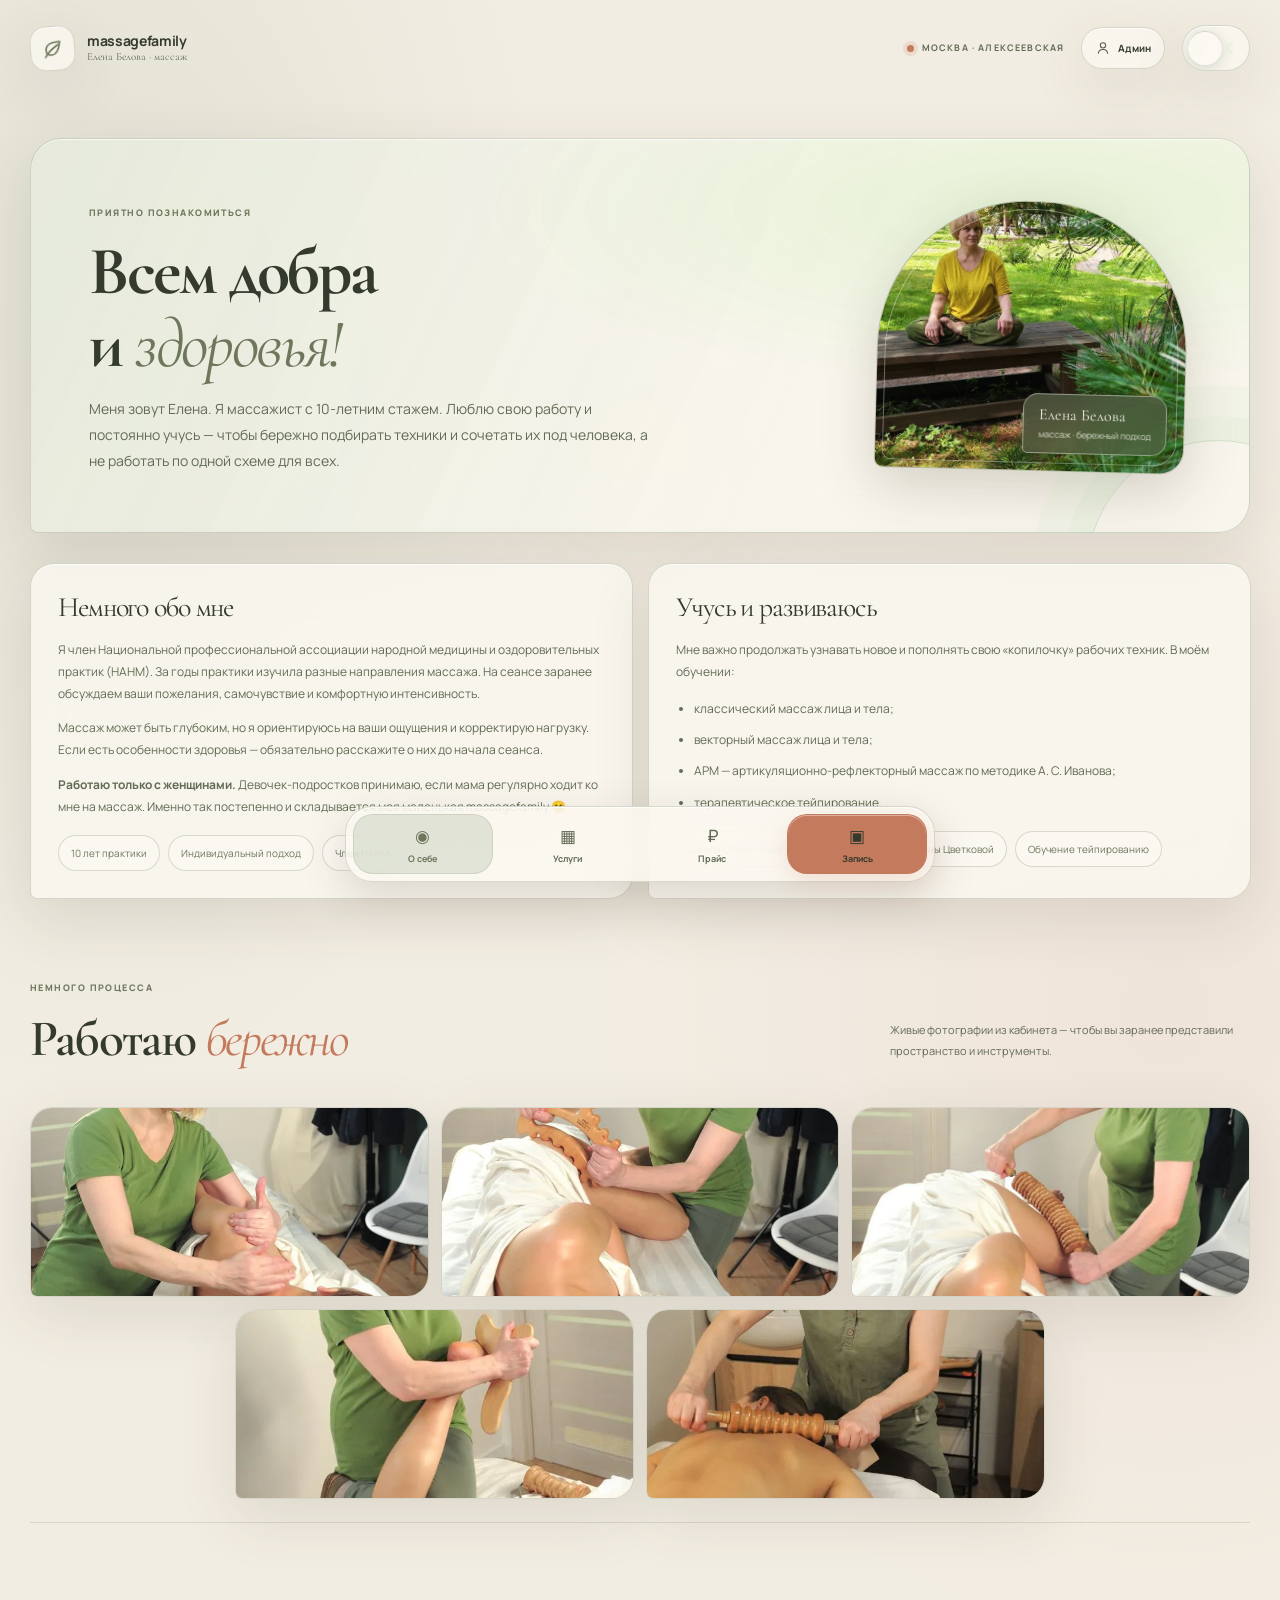
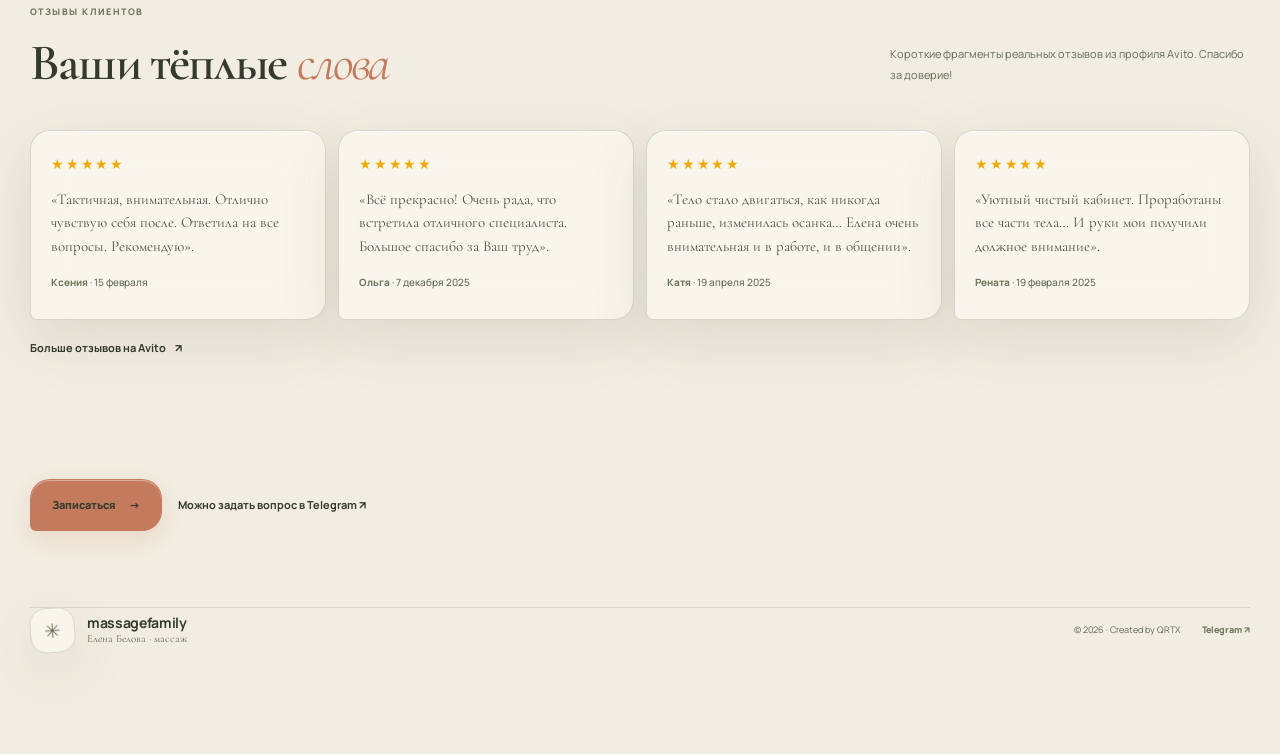
<file: about.html>
<!doctype html>
<html lang="ru"><head><meta charset="utf-8"><meta name="viewport" content="width=device-width,initial-scale=1"><meta name="theme-color" content="#F2EDE2"><meta name="description" content="Елена Белова — массажист с 10-летним стажем, член НАНМ. Знакомство, образование и отзывы клиентов."><title>О себе — massagefamily</title><link rel="manifest" href="./site.webmanifest"><link rel="icon" href="./assets/leaf.svg" type="image/svg+xml"><link rel="stylesheet" href="./styles.css?v=16"></head>
<body data-theme="light"><div class="scroll-progress" id="scroll-progress"></div><div class="ambient-glow" id="ambient-glow"></div>
<header class="site-header"><a class="brand" href="./index.html"><span class="brand-mark"><svg viewBox="0 0 24 24"><path d="M19 5C10 5 5 8 5 13c0 3 2 5 5 5 5 0 8-6 9-13ZM4 20c4-6 8-9 13-12" fill="none" stroke="currentColor" stroke-width="1.6" stroke-linecap="round"/></svg></span><span class="brand-copy"><strong>massagefamily</strong><small>Елена Белова · массаж</small></span></a><div class="header-right"><span class="header-location"><i></i> МОСКВА · АЛЕКСЕЕВСКАЯ</span><button class="theme-toggle" id="theme-toggle" type="button" aria-label="Сменить тему"><span class="theme-sun">☼</span><span class="theme-moon">☾</span><span class="theme-toggle-knob"></span></button></div></header>
<main class="standalone-main subpage-main"><section class="page-intro about-intro reveal"><div class="about-intro-copy"><p class="eyebrow">ПРИЯТНО ПОЗНАКОМИТЬСЯ</p><h1>Всем добра<br />и <em>здоровья!</em></h1><p>Меня зовут Елена. Я массажист с 10-летним стажем. Люблю свою работу и постоянно учусь — чтобы бережно подбирать техники и сочетать их под человека, а не работать по одной схеме для всех.</p></div><figure class="about-portrait"><img src="./assets/photos/hero.jpg" alt="Елена в зелёном саду" fetchpriority="high"><figcaption><span>Елена Белова</span><small>массаж · бережный подход</small></figcaption></figure></section>
<div class="page-content"><article class="page-panel reveal"><h2>Немного обо мне</h2><p>Я член Национальной профессиональной ассоциации народной медицины и оздоровительных практик (НАНМ). За годы практики изучила разные направления массажа. На сеансе заранее обсуждаем ваши пожелания, самочувствие и комфортную интенсивность.</p><p>Массаж может быть глубоким, но я ориентируюсь на ваши ощущения и корректирую нагрузку. Если есть особенности здоровья — обязательно расскажите о них до начала сеанса.</p><p><strong>Работаю только с женщинами.</strong> Девочек-подростков принимаю, если мама регулярно ходит ко мне на массаж. Именно так постепенно и складывается моя маленькая massagefamily 😊</p><div class="course-chips"><span>10 лет практики</span><span>Индивидуальный подход</span><span>Член НАНМ</span></div></article>
<article class="page-panel reveal"><h2>Учусь и развиваюсь</h2><p>Мне важно продолжать узнавать новое и пополнять свою «копилочку» рабочих техник. В моём обучении:</p><ul><li>классический массаж лица и тела;</li><li>векторный массаж лица и тела;</li><li>АРМ — артикуляционно-рефлекторный массаж по методике А. С. Иванова;</li><li>терапевтическое тейпирование.</li></ul><div class="course-chips"><span>Школа Станислава Черного</span><span>Академия Ирины Цветковой</span><span>Обучение тейпированию</span></div></article></div>
<section class="proof-section" style="border:0;padding-bottom:0"><div class="section-heading reveal"><div><div class="section-kicker">НЕМНОГО ПРОЦЕССА</div><h2>Работаю <em>бережно</em></h2></div><p>Живые фотографии из кабинета — чтобы вы заранее представили пространство и инструменты.</p></div><div class="gallery-grid about-gallery reveal"><figure class="gallery-photo"><img src="./assets/photos/gallery/session-01.webp" alt="Елена проводит массаж" loading="lazy"></figure><figure class="gallery-photo"><img src="./assets/photos/gallery/session-02.webp" alt="Массаж деревянным инструментом" loading="lazy"></figure><figure class="gallery-photo"><img src="./assets/photos/gallery/session-03.webp" alt="Сеанс массажа спины" loading="lazy"></figure><figure class="gallery-photo"><img src="./assets/photos/gallery/session-04.webp" alt="Работа с ногой во время сеанса" loading="lazy"></figure><figure class="gallery-photo"><img src="./assets/photos/gallery/session-05.webp" alt="Массаж спины в кабинете" loading="lazy"></figure></div></section>
<section class="proof-section"><div class="section-heading reveal"><div><div class="section-kicker">ОТЗЫВЫ КЛИЕНТОВ</div><h2>Ваши тёплые <em>слова</em></h2></div><p>Короткие фрагменты реальных отзывов из профиля Avito. Спасибо за доверие!</p></div><div class="reviews-grid"><article class="review-card reveal"><div class="review-stars">★★★★★</div><blockquote>«Тактичная, внимательная. Отлично чувствую себя после. Ответила на все вопросы. Рекомендую».</blockquote><p>Ксения <span>· 15 февраля</span></p></article><article class="review-card reveal"><div class="review-stars">★★★★★</div><blockquote>«Всё прекрасно! Очень рада, что встретила отличного специалиста. Большое спасибо за Ваш труд».</blockquote><p>Ольга <span>· 7 декабря 2025</span></p></article><article class="review-card reveal"><div class="review-stars">★★★★★</div><blockquote>«Тело стало двигаться, как никогда раньше, изменилась осанка… Елена очень внимательная и в работе, и в общении».</blockquote><p>Катя <span>· 19 апреля 2025</span></p></article><article class="review-card reveal"><div class="review-stars">★★★★★</div><blockquote>«Уютный чистый кабинет. Проработаны все части тела… И руки мои получили должное внимание».</blockquote><p>Рената <span>· 19 февраля 2025</span></p></article></div><a class="text-link reviews-source" href="https://www.avito.ru/brands/05d2e769d853cb7432aabbcc0c474734/all/predlozheniya_uslug?gdlkerfdnwq=101&amp;page_from=from_item_card&amp;iid=3800593027&amp;sellerId=5f546a89d2728fcfa3dec36722f4801d&amp;view=gallery" target="_blank" rel="noreferrer">Больше отзывов на Avito <span>↗</span></a></section>
<div class="page-cta reveal"><a class="button button-primary" href="./booking.html">Записаться <span>→</span></a><a class="text-link" href="https://t.me/elenabelova77" target="_blank" rel="noreferrer">Можно задать вопрос в Telegram ↗</a></div></main>
<footer class="site-footer section-shell"><a class="brand" href="./index.html"><span class="brand-mark">✳</span><span class="brand-copy"><strong>massagefamily</strong><small>Елена Белова · массаж</small></span></a><span>© <span id="year"></span> · Created by QRTX</span><div class="footer-actions"><a href="https://t.me/elenabelova77" target="_blank" rel="noreferrer">Telegram ↗</a></div></footer>
<nav class="floating-nav" aria-label="Навигация"><a class="nav-item" href="about.html"><span class="nav-icon">◉</span><span>О себе</span></a><a class="nav-item" href="services.html"><span class="nav-icon">▦</span><span>Услуги</span></a><a class="nav-item" href="prices.html"><span class="nav-icon">₽</span><span>Прайс</span></a><a class="nav-item nav-booking" href="booking.html"><span class="nav-icon">▣</span><span>Запись</span></a></nav><script src="./site-common.js?v=15" defer></script></body></html>
</file>
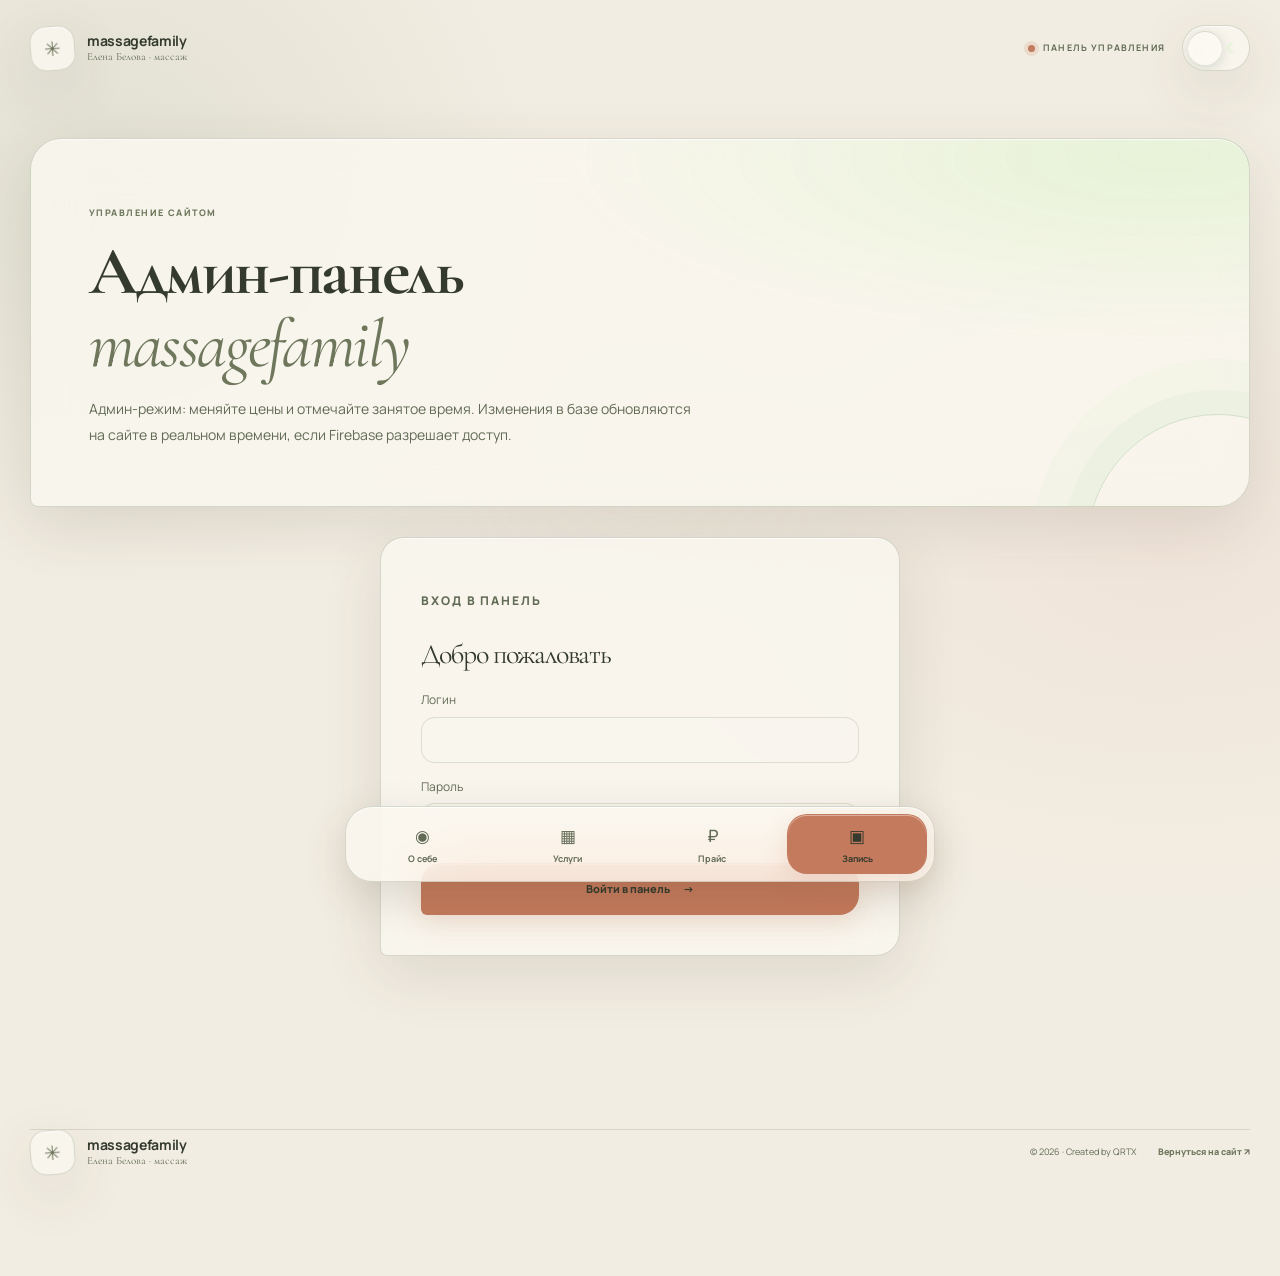
<file: admin.html>
<!doctype html>
<html lang="ru">
<head>
  <meta charset="utf-8"><meta name="viewport" content="width=device-width,initial-scale=1"><meta name="theme-color" content="#F2EDE2">
  <meta name="description" content="Демо-панель управления сайтом massagefamily."><title>Демо-админка — massagefamily</title>
  <link rel="manifest" href="./site.webmanifest"><link rel="icon" href="./assets/leaf.svg" type="image/svg+xml"><link rel="stylesheet" href="./styles.css?v=16">
</head>
<body class="admin-page" data-theme="light">
  <div class="scroll-progress"></div><div class="ambient-glow"></div>
  <header class="site-header"><a class="brand" href="./index.html"><span class="brand-mark">✳</span><span class="brand-copy"><strong>massagefamily</strong><small>Елена Белова · массаж</small></span></a><div class="header-right"><span class="header-location"><i></i> ПАНЕЛЬ УПРАВЛЕНИЯ</span><button class="theme-toggle" id="theme-toggle" type="button" aria-label="Сменить тему"><span class="theme-sun">☼</span><span class="theme-moon">☾</span><span class="theme-toggle-knob"></span></button></div></header>
  <main class="standalone-main subpage-main admin-main">
    <section class="page-intro reveal"><p class="eyebrow">УПРАВЛЕНИЕ САЙТОМ</p><h1>Админ-панель<br><em>massagefamily</em></h1><p>Админ-режим: меняйте цены и отмечайте занятое время. Изменения в базе обновляются на сайте в реальном времени, если Firebase разрешает доступ.</p></section>
    <section class="admin-login page-panel reveal" id="admin-login-panel">
      <form id="admin-login-form" class="admin-login-form"><p class="eyebrow">ВХОД В ПАНЕЛЬ</p><h2>Добро пожаловать</h2><label>Логин<input id="admin-username" name="username" autocomplete="username" required></label><label>Пароль<input id="admin-password" name="password" type="password" autocomplete="current-password" required></label><button class="button button-primary" type="submit">Войти в панель <span>→</span></button><p class="form-error" id="login-error" role="alert" hidden>Проверьте логин и пароль.</p></form>
    </section>
    <section class="admin-workspace" id="admin-workspace" hidden>
      <div class="admin-toolbar page-panel"><div><span class="eyebrow">СТАТУС ХРАНИЛИЩА</span><p id="database-status" class="database-status" role="status">Проверяю соединение…</p></div><div class="admin-toolbar-actions"><button class="button button-outline" id="seed-database" type="button">Сохранить стартовые данные в Firebase</button><button class="button button-quiet" id="admin-logout" type="button">Выйти</button></div></div>
      <div class="admin-grid">
        <section class="page-panel admin-services-panel"><div class="admin-section-heading"><div><p class="eyebrow">КАТАЛОГ</p><h2>Услуги и цены</h2></div><span class="admin-count" id="service-count"></span></div><div id="admin-service-list" class="admin-service-list"></div><form id="new-service-form" class="new-service-form"><h3>Добавить услугу</h3><label>Название<input name="name" required maxlength="90" placeholder="Например, массаж спины"></label><div class="form-pair"><label>Длительность<input name="duration" required maxlength="60" placeholder="1 час"></label><label>Цена, ₽<input name="price" required type="number" min="0" step="100" placeholder="5000"></label></div><button class="button button-outline" type="submit">Добавить услугу <span>＋</span></button></form></section>
        <section class="page-panel admin-calendar-panel"><div class="admin-section-heading"><div><p class="eyebrow">РАСПИСАНИЕ</p><h2>Записи в календаре</h2></div></div><div class="calendar-title admin-month-title"><h3 id="admin-month-label"></h3><div class="calendar-arrows"><button type="button" id="admin-prev-month" aria-label="Предыдущий месяц">‹</button><button type="button" id="admin-next-month" aria-label="Следующий месяц">›</button></div></div><div class="calendar-weekdays"><span>ПН</span><span>ВТ</span><span>СР</span><span>ЧТ</span><span>ПТ</span><span>СБ</span><span>ВС</span></div><div class="calendar-grid admin-calendar-grid" id="admin-calendar-grid" aria-label="Дни месяца"></div><p class="admin-selected-date" id="admin-selected-date">Выберите день в календаре</p><div class="admin-day-actions"><label class="admin-closed-toggle"><input type="checkbox" id="admin-day-closed"><span>Закрыть день для записи</span></label><form id="admin-booking-form" class="admin-booking-form"><label>Время<select name="time" id="admin-time" required></select></label><button class="button button-primary" type="submit">Добавить занятие <span>＋</span></button></form><div class="admin-booking-list" id="admin-booking-list"></div></div></section>
      </div>
      <p class="admin-disclaimer"><strong>Важно:</strong> все изменения применяются либо кнопкой Сохранить, либо автоматически. Для проверки обновите страницу. </p>
    </section>
  </main>
  <footer class="site-footer section-shell"><a class="brand" href="./index.html"><span class="brand-mark">✳</span><span class="brand-copy"><strong>massagefamily</strong><small>Елена Белова · массаж</small></span></a><span>© <span id="year"></span> · Created by QRTX</span><div class="footer-actions"><a href="./index.html">Вернуться на сайт ↗</a></div></footer>
  <nav class="floating-nav" aria-label="Навигация"><a class="nav-item" href="about.html"><span class="nav-icon">◉</span><span>О себе</span></a><a class="nav-item" href="services.html"><span class="nav-icon">▦</span><span>Услуги</span></a><a class="nav-item" href="prices.html"><span class="nav-icon">₽</span><span>Прайс</span></a><a class="nav-item nav-booking" href="booking.html"><span class="nav-icon">▣</span><span>Запись</span></a></nav>
  <script src="./site-common.js?v=15" defer></script><script src="./admin.js?v=3" defer></script>
</body>
</html>
</file>
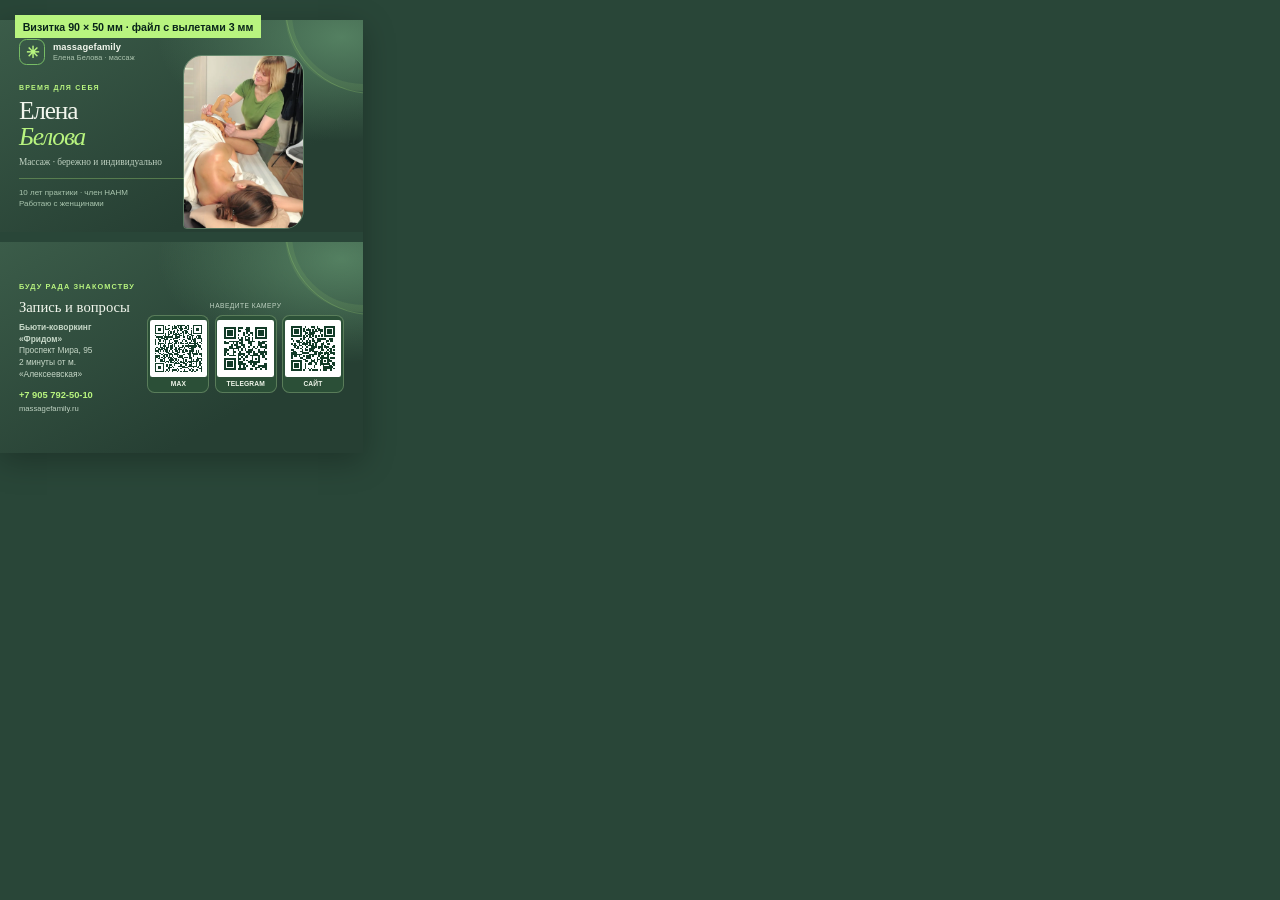
<file: business-card.html>
<!doctype html>
<html lang="ru">
<head>
  <meta charset="utf-8">
  <meta name="viewport" content="width=device-width, initial-scale=1">
  <title>Визитка Елены Беловой — 90 × 50 мм</title>
  <style>
    @page { size: 96mm 56mm; margin: 0; }
    * { box-sizing: border-box; }
    html, body { margin: 0; width: 96mm; height: 112mm; }
    body { font-family: Arial, Helvetica, sans-serif; color: #f5f8f1; background: #294638; -webkit-print-color-adjust: exact; print-color-adjust: exact; }
    .card { position:relative;width:96mm;height:56mm;overflow:hidden;padding:5mm;background:radial-gradient(ellipse at 94% 8%,#548061 0,transparent 38%),linear-gradient(150deg,#3b5c49,#263f33 73%);break-after:page;page-break-after:always; }
    .card:last-child { break-after:auto;page-break-after:auto; }
    .card::before,.card::after { content:"";position:absolute;pointer-events:none;border:1px solid rgba(184,244,127,.2);border-radius:50%;width:46mm;height:46mm;right:-26mm;top:-27mm; }
    .card::after { width:38mm;height:38mm;right:-21mm;top:-23mm;border-width:2mm;opacity:.45; }
    .safe { position:relative;z-index:1;width:100%;height:100%; }
    .front { display:block; }
    .brand { display:flex;align-items:center;gap:2mm;color:#f2f6ed;font-weight:700;font-size:7pt;letter-spacing:.01em; }
    .brand small { display:block;color:#aec6b1;font-size:5.5pt;font-weight:400;margin-top:.4mm; }
    .leaf { display:grid;place-items:center;width:7mm;height:7mm;border:1px solid #77bc65;border-radius:2mm;color:#b8f47f;font-size:12pt; }
    .eyebrow { margin:5mm 0 1.5mm;color:#b8f47f;font-size:5.3pt;letter-spacing:.17em;font-weight:bold; }
    h1 { margin:0;color:#f2f6ed;font-family:Georgia,serif;font-size:19pt;line-height:1.05;font-weight:400;letter-spacing:-.045em; }
    h1 em { color:#b8f47f;font-weight:400; }
    .sub { margin:1.8mm 0 0;color:#c0d2c2;font-family:Georgia,serif;font-size:7pt; }
    .detail { margin:3mm 0 0;padding-top:2mm;border-top:1px solid rgba(184,244,127,.3);color:#a9c5ae;font-size:6pt;line-height:1.4; }
    .photo { position:absolute;right:0;top:0;width:32mm;height:46mm;border-radius:5mm 5mm 5mm 1mm;overflow:hidden;border:1px solid rgba(210,246,197,.3); }
    .photo img { display:block;width:100%;height:100%;object-fit:cover;object-position:60% 20%; }
    .front .brand,.front .eyebrow,.front h1,.front .sub,.front .detail { max-width:49mm; }
    .back { display:grid;grid-template-columns:1fr 52mm;gap:3mm;align-items:center; }
    .back-title { margin:0 0 2mm;color:#b8f47f;font-size:5.5pt;letter-spacing:.15em;font-weight:bold; }
    .back h2 { margin:0;color:#f2f6ed;font-family:Georgia,serif;font-size:11pt;font-weight:400; }
    .place { margin:1.7mm 0 0;color:#c7d8c8;font-size:6.3pt;line-height:1.4; }
    .contact-line { margin:2.5mm 0 0;color:#b8f47f;font-size:7pt;font-weight:bold; }
    .contact-url { margin:1mm 0 0;color:#bed1c1;font-size:5.8pt; }
    .qr-heading { margin:0 0 1.5mm;text-align:center;color:#bed1c1;font-size:5pt;letter-spacing:.07em; }
    .qr-list { display:grid;grid-template-columns:repeat(3,1fr);gap:1.4mm; }
    .qr-card { min-width:0;display:flex;flex-direction:column;align-items:center;gap:.8mm;padding:1.2mm .8mm;border:1px solid rgba(208,245,181,.28);border-radius:2mm;background:rgba(44,81,56,.92); }
    .qr-card img { display:block;width:15mm;height:15mm;border-radius:.6mm;background:#fff;image-rendering:pixelated; }
    .qr-card strong { color:#eef5e9;font-size:5pt;letter-spacing:.02em; }
    .bleed-note { position:fixed;z-index:5;top:4mm;left:4mm;padding:1.5mm 2mm;background:#b8f47f;color:#09251a;font-size:8pt;font-weight:bold; }
    @media screen { body { height:auto;margin:20px auto;box-shadow:0 8px 30px #0004; } .card { margin-bottom:10px; } }
    @media print { .bleed-note { display:none; } }
  </style>
</head>
<body>
  <div class="bleed-note">Визитка 90 × 50 мм · файл с вылетами 3 мм</div>
  <main class="card">
    <div class="safe front">
      <div class="brand"><span class="leaf">✳</span><span>massagefamily<small>Елена Белова · массаж</small></span></div>
      <p class="eyebrow">ВРЕМЯ ДЛЯ СЕБЯ</p>
      <h1>Елена<br><em>Белова</em></h1>
      <p class="sub">Массаж · бережно и индивидуально</p>
      <p class="detail">10 лет практики · член НАНМ<br>Работаю с женщинами</p>
      <figure class="photo"><img src="./assets/photos/gallery/session-02.webp" alt="Елена проводит массаж"></figure>
    </div>
  </main>
  <main class="card">
    <div class="safe back">
      <section>
        <p class="back-title">БУДУ РАДА ЗНАКОМСТВУ</p>
        <h2>Запись и вопросы</h2>
        <p class="place"><strong>Бьюти-коворкинг «Фридом»</strong><br>Проспект Мира, 95<br>2 минуты от м. «Алексеевская»</p>
        <p class="contact-line">+7 905 792-50-10</p>
        <p class="contact-url">massagefamily.ru</p>
      </section>
      <section>
        <p class="qr-heading">НАВЕДИТЕ КАМЕРУ</p>
        <div class="qr-list">
          <div class="qr-card"><img src="./assets/print/qr-max.png" alt="QR-код профиля Елены в MAX"><strong>MAX</strong></div>
          <div class="qr-card"><img src="./assets/print/qr-telegram.png" alt="QR-код Telegram Елены"><strong>TELEGRAM</strong></div>
          <div class="qr-card"><img src="./assets/print/qr-site.png" alt="QR-код сайта massagefamily"><strong>САЙТ</strong></div>
        </div>
      </section>
    </div>
  </main>
</body>
</html>
</file>
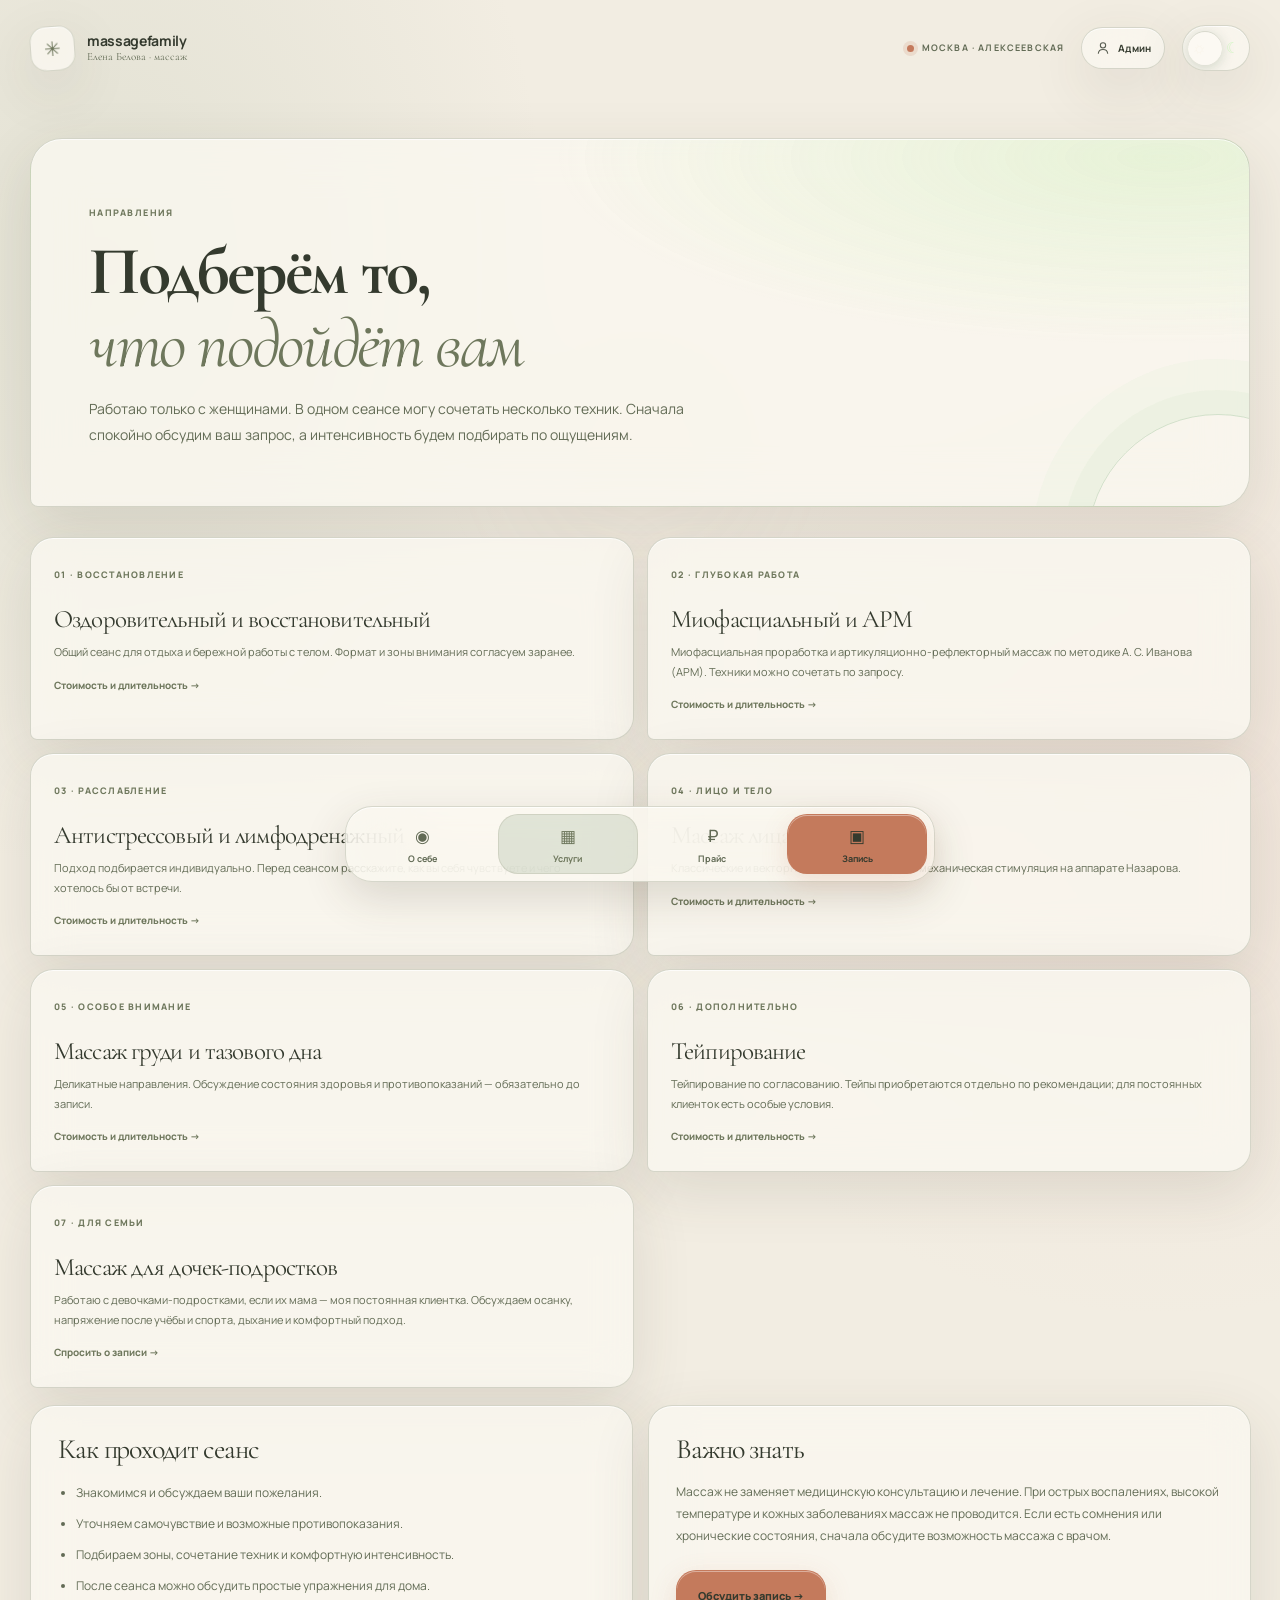
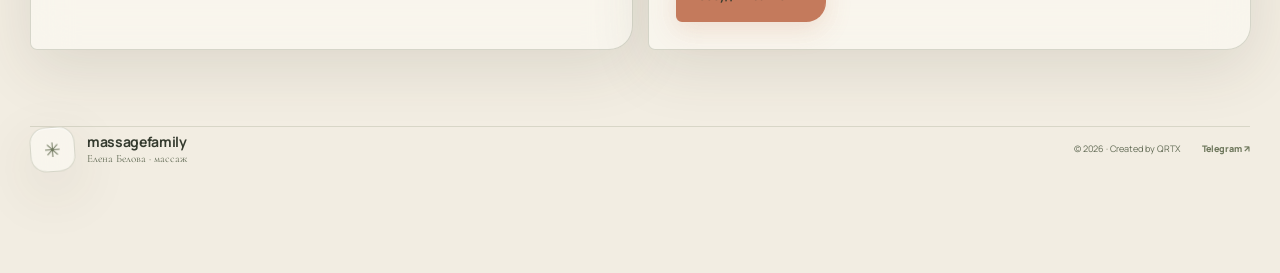
<file: services.html>
<!doctype html>
<html lang="ru"><head><meta charset="utf-8"><meta name="viewport" content="width=device-width,initial-scale=1"><meta name="theme-color" content="#F2EDE2"><meta name="description" content="Направления массажа Елены Беловой: оздоровительный, миофасциальный, лимфодренажный, висцеральный и другие."><title>Услуги — massagefamily</title><link rel="manifest" href="./site.webmanifest"><link rel="icon" href="./assets/leaf.svg" type="image/svg+xml"><link rel="stylesheet" href="./styles.css?v=16"></head>
<body data-theme="light"><div class="scroll-progress"></div><div class="ambient-glow"></div><header class="site-header"><a class="brand" href="./index.html"><span class="brand-mark">✳</span><span class="brand-copy"><strong>massagefamily</strong><small>Елена Белова · массаж</small></span></a><div class="header-right"><span class="header-location"><i></i> МОСКВА · АЛЕКСЕЕВСКАЯ</span><button class="theme-toggle" id="theme-toggle" type="button" aria-label="Сменить тему"><span class="theme-sun">☼</span><span class="theme-moon">☾</span><span class="theme-toggle-knob"></span></button></div></header>
<main class="standalone-main subpage-main"><section class="page-intro reveal"><p class="eyebrow">НАПРАВЛЕНИЯ</p><h1>Подберём то,<br /><em>что подойдёт вам</em></h1><p>Работаю только с женщинами. В одном сеансе могу сочетать несколько техник. Сначала спокойно обсудим ваш запрос, а интенсивность будем подбирать по ощущениям.</p></section>
<div class="catalog-list"><article class="catalog-card reveal"><small>01 · ВОССТАНОВЛЕНИЕ</small><h2>Оздоровительный и восстановительный</h2><p>Общий сеанс для отдыха и бережной работы с телом. Формат и зоны внимания согласуем заранее.</p><a href="./prices.html">Стоимость и длительность →</a></article><article class="catalog-card reveal"><small>02 · ГЛУБОКАЯ РАБОТА</small><h2>Миофасциальный и АРМ</h2><p>Миофасциальная проработка и артикуляционно-рефлекторный массаж по методике А. С. Иванова (АРМ). Техники можно сочетать по запросу.</p><a href="./prices.html">Стоимость и длительность →</a></article><article class="catalog-card reveal"><small>03 · РАССЛАБЛЕНИЕ</small><h2>Антистрессовый и лимфодренажный</h2><p>Подход подбирается индивидуально. Перед сеансом расскажите, как вы себя чувствуете и чего хотелось бы от встречи.</p><a href="./prices.html">Стоимость и длительность →</a></article><article class="catalog-card reveal"><small>04 · ЛИЦО И ТЕЛО</small><h2>Массаж лица и БМС</h2><p>Классические и векторные техники, а также биомеханическая стимуляция на аппарате Назарова.</p><a href="./prices.html">Стоимость и длительность →</a></article><article class="catalog-card reveal"><small>05 · ОСОБОЕ ВНИМАНИЕ</small><h2>Массаж груди и тазового дна</h2><p>Деликатные направления. Обсуждение состояния здоровья и противопоказаний — обязательно до записи.</p><a href="./prices.html">Стоимость и длительность →</a></article><article class="catalog-card reveal"><small>06 · ДОПОЛНИТЕЛЬНО</small><h2>Тейпирование</h2><p>Тейпирование по согласованию. Тейпы приобретаются отдельно по рекомендации; для постоянных клиенток есть особые условия.</p><a href="./prices.html">Стоимость и длительность →</a></article><article class="catalog-card reveal"><small>07 · ДЛЯ СЕМЬИ</small><h2>Массаж для дочек-подростков</h2><p>Работаю с девочками-подростками, если их мама — моя постоянная клиентка. Обсуждаем осанку, напряжение после учёбы и спорта, дыхание и комфортный подход.</p><a href="./booking.html">Спросить о записи →</a></article></div>
<div class="page-content" style="margin-top:16px"><article class="page-panel reveal"><h2>Как проходит сеанс</h2><ul><li>Знакомимся и обсуждаем ваши пожелания.</li><li>Уточняем самочувствие и возможные противопоказания.</li><li>Подбираем зоны, сочетание техник и комфортную интенсивность.</li><li>После сеанса можно обсудить простые упражнения для дома.</li></ul></article><article class="page-panel reveal"><h2>Важно знать</h2><p>Массаж не заменяет медицинскую консультацию и лечение. При острых воспалениях, высокой температуре и кожных заболеваниях массаж не проводится. Если есть сомнения или хронические состояния, сначала обсудите возможность массажа с врачом.</p><div class="page-cta"><a class="button button-primary" href="./booking.html">Обсудить запись →</a></div></article></div></main>
<footer class="site-footer section-shell"><a class="brand" href="./index.html"><span class="brand-mark">✳</span><span class="brand-copy"><strong>massagefamily</strong><small>Елена Белова · массаж</small></span></a><span>© <span id="year"></span> · Created by QRTX</span><div class="footer-actions"><a href="https://t.me/elenabelova77" target="_blank" rel="noreferrer">Telegram ↗</a></div></footer><nav class="floating-nav" aria-label="Навигация"><a class="nav-item" href="about.html"><span class="nav-icon">◉</span><span>О себе</span></a><a class="nav-item" href="services.html"><span class="nav-icon">▦</span><span>Услуги</span></a><a class="nav-item" href="prices.html"><span class="nav-icon">₽</span><span>Прайс</span></a><a class="nav-item nav-booking" href="booking.html"><span class="nav-icon">▣</span><span>Запись</span></a></nav><script src="./site-common.js?v=15" defer></script></body></html>
</file>
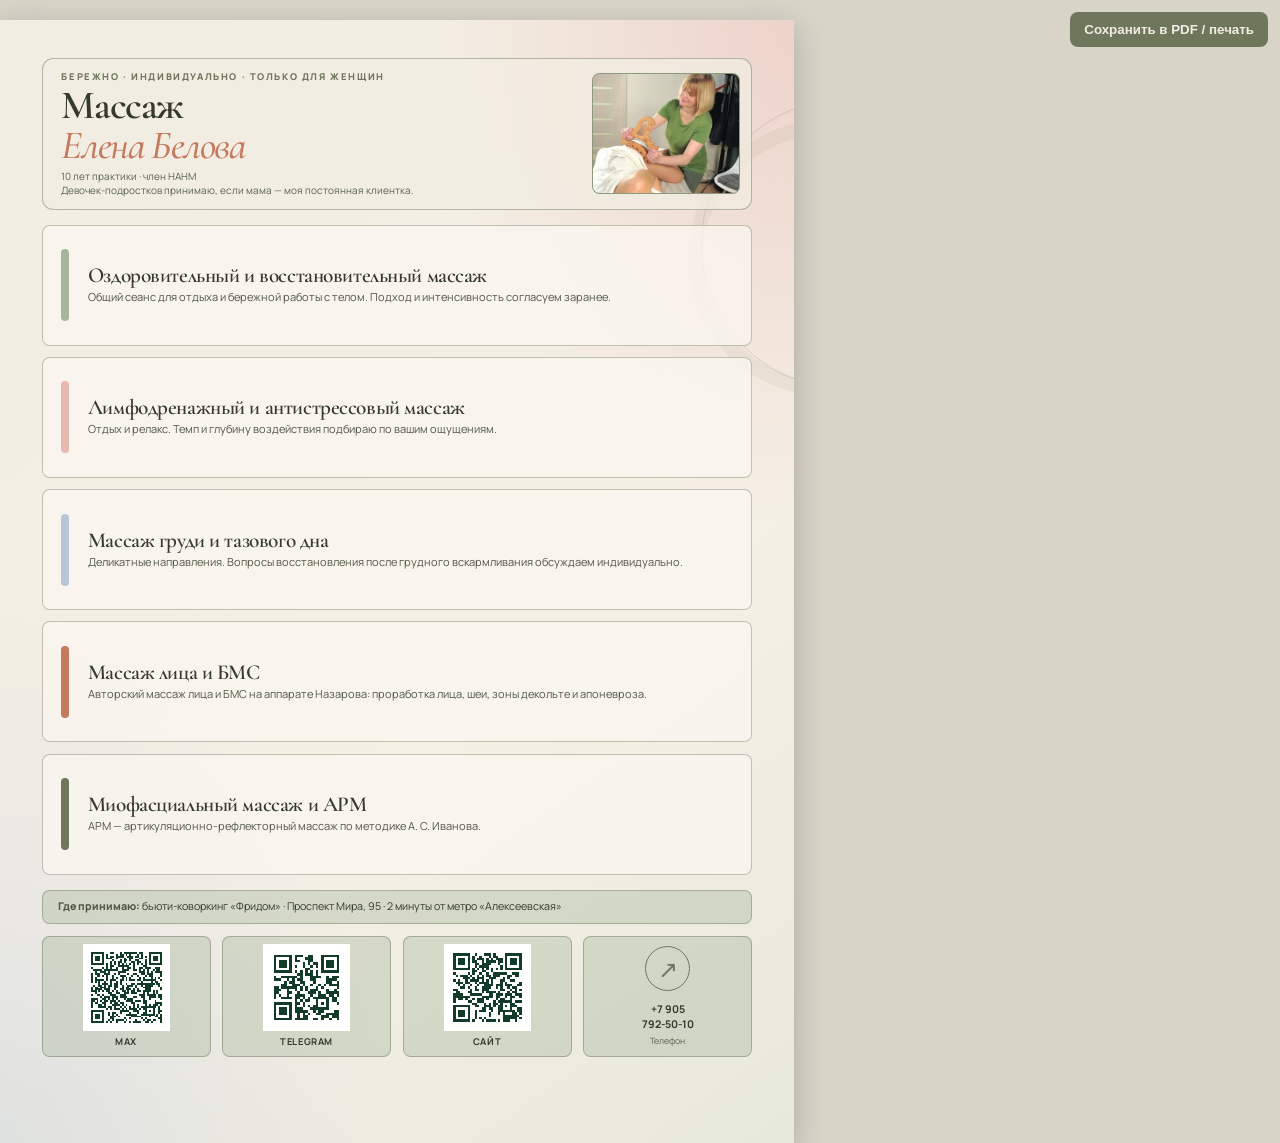
<file: table-tent-a4.html>
<!doctype html>
<html lang="ru">
<head>
  <meta charset="utf-8">
  <meta name="viewport" content="width=device-width, initial-scale=1">
  <title>Тейбл-тент — Елена Белова</title>
  <style>
    @import url('https://fonts.googleapis.com/css2?family=Cormorant+Garamond:wght@400;500;600;700&family=Manrope:wght@400;500;600;700;800&display=swap');
    @page { size: A4 portrait; margin: 0; }
    * { box-sizing: border-box; }
    html, body { width: 210mm; height: 297mm; margin: 0; }
    body { color: #343A2E; background: #F2EDE2; font-family: 'Manrope', Arial, sans-serif; -webkit-print-color-adjust: exact; print-color-adjust: exact; }
    .sheet {
      position: relative; width: 210mm; height: 297mm; overflow: hidden;
      padding: 10mm 11mm 9mm;
      background:
        radial-gradient(ellipse at 100% 0%, rgba(231,185,178,.52), transparent 32%),
        radial-gradient(ellipse at 0% 100%, rgba(183,198,214,.34), transparent 34%),
        linear-gradient(145deg,#F2EDE2 0%,#F5F0E6 62%,#E7E8DC 100%);
    }
    .sheet::before, .sheet::after {
      content: ""; position: absolute; z-index: 0; width: 76mm; height: 76mm;
      right: -52mm; top: 21mm; border: 1px solid rgba(110,119,92,.22); border-radius: 50%;
    }
    .sheet::after { width: 65mm; height: 65mm; right: -45mm; top: 26.5mm; border-width: 4mm; opacity: .32; }
    .masthead {
      position: relative; z-index: 1; min-height: 39mm; display: grid;
      grid-template-columns: 1fr 39mm; gap: 7mm; align-items: center;
      padding: 3mm 3mm 3mm 5mm; border: 1px solid rgba(110,119,92,.48);
      border-radius: 3mm; background: rgba(242,237,226,.72);
    }
    .masthead-copy { min-width: 0; }
    .eyebrow { margin: 0 0 1mm; color: #6E775C; font-size: 7pt; letter-spacing: .17em; font-weight: 800; }
    h1 { margin: 0; color: #343A2E; font: 600 30pt/.9 'Cormorant Garamond', Georgia, serif; letter-spacing: -.035em; }
    h1 em { display: block; margin-top: 1mm; color: #C47A5C; font-weight: 500; }
    .credentials { margin: 2mm 0 0; color: #59624E; font-size: 7.5pt; line-height: 1.35; }
    .portrait { width: 39mm; height: 32mm; margin: 0; overflow: hidden; border: 1px solid rgba(110,119,92,.45); border-radius: 2mm; background: #A7B59C; }
    .portrait img { display: block; width: 100%; height: 100%; object-fit: cover; object-position: 50% 0%; }
    .services { position: relative; z-index: 1; display: grid; gap: 3mm; margin-top: 4mm; }
    .service {
      min-height: 32mm; display: grid; grid-template-columns: 4mm 1fr; gap: 3mm; align-items: center;
      padding: 3mm 5mm; border: 1px solid rgba(110,119,92,.42); border-radius: 2mm;
      background: rgba(250,247,240,.78);
    }
    .service-mark { width: 2mm; height: 19mm; border-radius: 2mm; background: #A7B59C; }
    .service:nth-child(2) .service-mark { background: #E7B9B2; }
    .service:nth-child(3) .service-mark { background: #B7C6D6; }
    .service:nth-child(4) .service-mark { background: #C47A5C; }
    .service:nth-child(5) .service-mark { background: #6E775C; }
    .service h2 { margin: 0 0 1mm; color: #343A2E; font: 600 16pt/1 'Cormorant Garamond', Georgia, serif; letter-spacing: -.02em; }
    .service p { max-width: 168mm; margin: 0; color: #505849; font-size: 8.3pt; line-height: 1.35; }
    .address {
      position: relative; z-index: 1; margin-top: 4mm; padding: 2.5mm 4mm;
      border: 1px solid rgba(110,119,92,.44); border-radius: 2mm;
      color: #343A2E; background: rgba(167,181,156,.38); font-size: 8pt; line-height: 1.3;
    }
    .address strong { color: #505A43; font-weight: 800; }
    .contact-grid { position: relative; z-index: 1; display: grid; grid-template-columns: repeat(4, 1fr); gap: 3mm; margin-top: 3mm; }
    .contact-card {
      min-height: 31mm; display: flex; flex-direction: column; align-items: center; justify-content: center;
      gap: 1mm; padding: 2mm; border: 1px solid rgba(110,119,92,.46); border-radius: 2mm;
      color: inherit; background: rgba(167,181,156,.38); text-align: center; text-decoration: none;
    }
    .contact-card img { width: 23mm; height: 23mm; object-fit: contain; image-rendering: pixelated; }
    .contact-card strong { color: #343A2E; font-size: 7pt; letter-spacing: .06em; }
    .phone-symbol { display: grid; place-items: center; width: 12mm; height: 12mm; margin-bottom: 2mm; border: 1px solid #6E775C; border-radius: 50%; color: #6E775C; font-size: 18pt; }
    .phone-card b { color: #343A2E; font-size: 8pt; line-height: 1.35; }
    .phone-card small { color: #59624E; font-size: 6.5pt; }
    .print-hint { position: fixed; top: 12px; right: 12px; z-index: 10; padding: 10px 14px; border: 0; border-radius: 8px; color: #F2EDE2; background: #6E775C; font-weight: 700; cursor: pointer; }
    @media screen { body { margin: 20px auto; background: #d8d4c8; box-shadow: 0 8px 30px #0003; } }
    @media print { .print-hint { display: none; } }
  </style>
</head>
<body>
  <button class="print-hint" onclick="window.print()">Сохранить в PDF / печать</button>
  <main class="sheet">
    <header class="masthead">
      <div class="masthead-copy">
        <p class="eyebrow">БЕРЕЖНО · ИНДИВИДУАЛЬНО · ТОЛЬКО ДЛЯ ЖЕНЩИН</p>
        <h1>Массаж<br><em>Елена Белова</em></h1>
        <p class="credentials">10 лет практики · член НАНМ<br>Девочек-подростков принимаю, если мама — моя постоянная клиентка.</p>
      </div>
      <figure class="portrait"><img src="./assets/photos/gallery/session-02.webp" alt="Елена проводит массаж"></figure>
    </header>

    <section class="services" aria-label="Направления массажа">
      <article class="service"><span class="service-mark" aria-hidden="true"></span><div><h2>Оздоровительный и восстановительный массаж</h2><p>Общий сеанс для отдыха и бережной работы с телом. Подход и интенсивность согласуем заранее.</p></div></article>
      <article class="service"><span class="service-mark" aria-hidden="true"></span><div><h2>Лимфодренажный и антистрессовый массаж</h2><p>Отдых и релакс. Темп и глубину воздействия подбираю по вашим ощущениям.</p></div></article>
      <article class="service"><span class="service-mark" aria-hidden="true"></span><div><h2>Массаж груди и тазового дна</h2><p>Деликатные направления. Вопросы восстановления после грудного вскармливания обсуждаем индивидуально.</p></div></article>
      <article class="service"><span class="service-mark" aria-hidden="true"></span><div><h2>Массаж лица и БМС</h2><p>Авторский массаж лица и БМС на аппарате Назарова: проработка лица, шеи, зоны декольте и апоневроза.</p></div></article>
      <article class="service"><span class="service-mark" aria-hidden="true"></span><div><h2>Миофасциальный массаж и АРМ</h2><p>АРМ — артикуляционно-рефлекторный массаж по методике А. С. Иванова.</p></div></article>
    </section>

    <div class="address"><strong>Где принимаю:</strong> бьюти-коворкинг «Фридом» · Проспект Мира, 95 · 2 минуты от метро «Алексеевская»</div>
    <footer class="contact-grid" aria-label="Способы связи">
      <a class="contact-card" href="https://max.ru/u/f9LHodD0cOLz-PeZAoBdfZOWC5n236Ep3u6TfQtZvbzwnW11orOeKJITojw"><img src="./assets/print/qr-max.png" alt="QR-код MAX"><strong>MAX</strong></a>
      <a class="contact-card" href="https://t.me/elenabelova77"><img src="./assets/print/qr-telegram.png" alt="QR-код Telegram"><strong>TELEGRAM</strong></a>
      <a class="contact-card" href="https://massagefamily.ru/about.html"><img src="./assets/print/qr-site.png" alt="QR-код сайта"><strong>САЙТ</strong></a>
      <div class="contact-card phone-card"><span class="phone-symbol" aria-hidden="true">↗</span><b>+7 905<br>792-50-10</b><small>Телефон</small></div>
    </footer>
  </main>
</body>
</html>
</file>
<file: styles.css>
@import url('https://fonts.googleapis.com/css2?family=Cormorant+Garamond:wght@400;500;600;700&family=DM+Sans:wght@400;500;600;700&family=Manrope:wght@400;500;600;700;800&display=swap');

:root {
  color-scheme: light;
  --page: #F2EDE2;
  --page-soft: #F8F5EE;
  --surface: rgba(250, 247, 240, .84);
  --surface-strong: rgba(252, 249, 243, .96);
  --surface-solid: #F2EDE2;
  --brand-oat: #F2EDE2;
  --brand-blush: #E7B9B2;
  --brand-terracotta: #C47A5C;
  --brand-sage: #A7B59C;
  --brand-sky: #B7C6D6;
  --brand-olive: #6E775C;
  --ink: #343A2E;
  --ink-soft: #4D5545;
  --muted: #626B55;
  --line: rgba(110, 119, 92, .2);
  --leaf: #A7B59C;
  --leaf-dark: #6E775C;
  --leaf-deep: #505A43;
  --acid: #C47A5C;
  --mint: #E7B9B2;
  --glass-edge: rgba(110, 119, 92, .25);
  --glass-shadow: 0 18px 60px rgba(66, 55, 39, .12), inset 0 1px 0 rgba(255, 255, 255, .72);
  --serif: 'Cormorant Garamond', Georgia, 'Times New Roman', serif;
  --sans: 'Manrope', 'DM Sans', -apple-system, BlinkMacSystemFont, 'Segoe UI', sans-serif;
  --shell: 1220px;
}

body[data-theme="dark"] {
  color-scheme: dark;
  --page: #242B24;
  --page-soft: #30392F;
  --surface: rgba(51, 61, 49, .94);
  --surface-strong: rgba(60, 71, 56, .98);
  --surface-solid: #30392F;
  --brand-oat: #F2EDE2;
  --brand-blush: #E7B9B2;
  --brand-terracotta: #C47A5C;
  --brand-sage: #A7B59C;
  --brand-sky: #B7C6D6;
  --brand-olive: #6E775C;
  --ink: #F2EDE2;
  --ink-soft: #F3EBDD;
  --muted: #D5D6C8;
  --line: rgba(242, 237, 226, .2);
  --leaf: #B8C8AD;
  --leaf-dark: #DCE8D1;
  --leaf-deep: #F2EDE2;
  --acid: #C47A5C;
  --mint: #E7B9B2;
  --glass-edge: rgba(242, 237, 226, .24);
  --glass-shadow: 0 22px 70px rgba(38, 42, 31, .25), inset 0 1px 0 rgba(242, 237, 226, .12);
}

* { box-sizing: border-box; }
html { scroll-behavior: smooth; scroll-padding-top: 30px; }
body {
  margin: 0;
  min-width: 320px;
  background:
    radial-gradient(ellipse at 8% 14%, rgba(167, 181, 156, .22), transparent 28rem),
    radial-gradient(ellipse at 91% 43%, rgba(231, 185, 178, .17), transparent 35rem),
    var(--page);
  color: var(--ink);
  font: 400 15px/1.65 var(--sans);
  -webkit-font-smoothing: antialiased;
  transition: background-color .45s, color .35s;
}
body, button, a { -webkit-tap-highlight-color: transparent; }
button, a { touch-action: manipulation; }
button { font: inherit; color: inherit; }
a { color: inherit; text-decoration: none; }
img { max-width: 100%; display: block; }
svg { width: 20px; height: 20px; display: block; flex: none; }
.svg-library { position: absolute; width: 0; height: 0; overflow: hidden; }
.section-shell { width: min(var(--shell), calc(100% - 56px)); margin-inline: auto; }
::selection { background: #b9ed99; color: #103b27; }

.scroll-progress { position: fixed; z-index: 50; inset: 0 auto auto 0; width: 0; height: 3px; background: linear-gradient(90deg, #58c974, #c8fb7b); box-shadow: 0 0 16px rgba(120, 238, 123, .7); }
.page-loader { position: fixed; inset: 0; z-index: 200; display: flex; flex-direction: column; align-items: center; justify-content: center; gap: 9px; color: var(--ink); background: color-mix(in srgb, var(--page) 82%, transparent); backdrop-filter: blur(24px) saturate(1.25); opacity: 0; visibility: hidden; pointer-events: none; transition: opacity .42s cubic-bezier(.2,.75,.25,1), visibility 0s linear .42s; }
body.page-loading .page-loader { opacity: 1; visibility: visible; pointer-events: auto; transition-delay: 0s; }
body.page-loading { overflow: hidden; }
.loader-orbit { width: 58px; height: 58px; position: relative; display: grid; place-items: center; margin-bottom: 8px; border: 1px solid rgba(126,205,116,.48); border-radius: 21px 21px 21px 6px; color: var(--leaf); background: var(--surface); box-shadow: 0 12px 38px rgba(49,125,59,.18),inset 0 1px 0 rgba(255,255,255,.7); animation: loader-float 2.4s ease-in-out infinite; }
.loader-orbit::before,.loader-orbit::after { content:""; position:absolute; inset:-8px; border:1px solid rgba(106,195,108,.22); border-radius:25px 25px 25px 9px; animation: loader-ring 2.8s ease-out infinite; }
.loader-orbit::after { animation-delay:1.4s; }
.loader-orbit span { font-size:25px; animation: loader-spin 8s linear infinite; }
.loader-orbit i { position:absolute; top:3px; right:5px; width:7px; height:7px; border-radius:50%; background:var(--acid); box-shadow:0 0 12px rgba(180,244,117,.9); }
.page-loader > strong { font:700 16px var(--sans); letter-spacing:.015em; }
.page-loader > small { color:var(--muted); font:12px var(--serif); }
.loader-progress { width:118px; height:2px; overflow:hidden; margin-top:15px; border-radius:99px; background:var(--line); }
.loader-progress i { width:40%; height:100%; display:block; border-radius:inherit; background:linear-gradient(90deg,var(--leaf),var(--acid)); box-shadow:0 0 10px rgba(122,222,112,.68); animation:loader-progress 1.1s ease-in-out infinite; }
@keyframes loader-float { 0%,100% { transform:translateY(0) rotate(-2deg); } 50% { transform:translateY(-5px) rotate(2deg); } }
@keyframes loader-ring { 0% { opacity:.55; transform:scale(.82); } 100% { opacity:0; transform:scale(1.32); } }
@keyframes loader-spin { to { transform:rotate(360deg); } }
@keyframes loader-progress { 0% { transform:translateX(-120%); } 100% { transform:translateX(330%); } }
.ambient-glow { position: fixed; z-index: 0; width: 420px; height: 420px; top: 0; left: 0; border-radius: 50%; pointer-events: none; opacity: .13; background: radial-gradient(circle, rgba(171, 255, 120, .58), transparent 66%); transform: translate3d(calc(var(--pointer-x, 50vw) - 50%), calc(var(--pointer-y, 50vh) - 50%), 0); mix-blend-mode: multiply; }
body[data-theme="dark"] .ambient-glow { opacity: .2; mix-blend-mode: screen; }

/* Header: intentionally calm; the persistent navigation lives in the glass dock. */
.site-header { position: relative; z-index: 5; width: min(var(--shell), calc(100% - 56px)); height: 96px; margin: 0 auto; display: flex; align-items: center; justify-content: space-between; }
.brand { display: inline-flex; align-items: center; gap: 12px; }
.brand-mark { display: grid; place-items: center; width: 45px; height: 45px; border: 1px solid var(--glass-edge); border-radius: 16px; color: var(--leaf-dark); background: var(--surface); backdrop-filter: blur(18px) saturate(1.5); box-shadow: var(--glass-shadow); transform: rotate(-4deg); transition: transform .4s cubic-bezier(.2,.8,.2,1); }
.brand-mark:not(:has(svg)) { font-size: 20px; }
.brand:hover .brand-mark { transform: rotate(5deg) scale(1.06); }
.brand-mark svg { width: 24px; height: 24px; }
.brand-copy { display: grid; gap: 1px; line-height: 1.2; }
.brand-copy strong { font-size: 14px; letter-spacing: -.025em; }
.brand-copy small { color: var(--muted); font: 11px var(--serif); }
.header-right { display: flex; align-items: center; gap: 17px; }
.admin-entry { min-height: 42px; padding: 0 13px; border: 1px solid var(--glass-edge); border-radius: 999px; display: inline-flex; align-items: center; justify-content: center; gap: 7px; color: var(--ink); background: var(--surface); backdrop-filter: blur(20px) saturate(1.6); box-shadow: var(--glass-shadow); font-size: 10px; font-weight: 700; letter-spacing: .015em; white-space: nowrap; transition: transform .25s, background .3s, border-color .3s; }
.admin-entry:hover { transform: translateY(-2px); border-color: var(--leaf); background: var(--surface-strong); }
.admin-entry:active { transform: scale(.96); }
.admin-entry svg { width: 16px; height: 16px; opacity: .82; }
.header-location { display: inline-flex; align-items: center; gap: 8px; color: var(--muted); font-size: 9px; font-weight: 700; letter-spacing: .13em; }
.header-location i, .hero-live i { width: 7px; height: 7px; display: block; border-radius: 50%; background: #62c77b; box-shadow: 0 0 0 4px rgba(98, 199, 123, .17); }
.theme-toggle { position: relative; width: 68px; height: 46px; padding: 0; border: 1px solid var(--glass-edge); border-radius: 26px; display: flex; justify-content: space-around; align-items: center; background: var(--surface); backdrop-filter: blur(22px) saturate(1.7); box-shadow: var(--glass-shadow); cursor: pointer; overflow: hidden; transition: transform .25s, background .4s; }
.theme-toggle:hover { transform: translateY(-2px); }
.theme-toggle:active { transform: scale(.94); }
.theme-toggle svg { z-index: 1; width: 17px; height: 17px; opacity: .58; transition: opacity .25s, transform .5s; }
.theme-sun { color: #c58b27; }
.theme-moon { color: #d5f7c6; }
.theme-toggle-knob { position: absolute; z-index: 0; left: 5px; top: 5px; width: 34px; height: 34px; border-radius: 50%; background: var(--surface-strong); box-shadow: 0 3px 13px rgba(22, 61, 35, .18), inset 0 1px 0 var(--glass-edge); transition: transform .45s cubic-bezier(.2,.85,.2,1); }
body[data-theme="dark"] .theme-toggle-knob { transform: translateX(22px); }
body:not([data-theme="dark"]) .theme-sun, body[data-theme="dark"] .theme-moon { opacity: 1; transform: rotate(25deg) scale(1.08); }

/* Hero */
.hero { min-height: 670px; position: relative; isolation: isolate; overflow: hidden; display: grid; grid-template-columns: 1fr 1fr; align-items: center; border: 1px solid rgba(255,255,255,.35); border-radius: 48px 48px 48px 8px; background: linear-gradient(128deg, #123d27 0%, #0d482a 54%, #1e6637 100%); box-shadow: 0 34px 95px rgba(18, 67, 35, .23); }
.hero::before { content: ""; position: absolute; z-index: -1; width: 750px; height: 750px; right: 4%; top: -34%; border: 1px solid rgba(216, 255, 201, .16); border-radius: 50%; box-shadow: 0 0 0 42px rgba(211, 255, 202, .025), 0 0 0 108px rgba(211, 255, 202, .025); }
.hero::after { content: ""; position: absolute; z-index: -1; width: 560px; height: 560px; left: -17%; bottom: -76%; border-radius: 50%; background: radial-gradient(circle, rgba(114, 221, 98, .26), transparent 70%); }
.hero-copy { position: relative; z-index: 3; padding: 78px 30px 78px 78px; color: #f5ffef; }
.eyebrow, .section-kicker { color: var(--leaf-dark); font-size: 9px; font-weight: 800; letter-spacing: .16em; }
.hero .eyebrow { color: #b7d9b8; }
.eyebrow { display: flex; align-items: center; gap: 10px; }
.eyebrow-dot { width: 7px; height: 7px; border-radius: 50%; background: var(--acid); box-shadow: 0 0 0 5px rgba(200, 251, 123, .13), 0 0 14px var(--acid); }
.hero h1 { max-width: 580px; margin: 25px 0 20px; font-size: clamp(46px, 4.2vw, 59px); line-height: 1.02; letter-spacing: -.07em; font-weight: 500; }
.hero h1 em, .intro h2 em, .section-heading h2 em, .booking-heading h2 em, .location h2 em, .closing-cta h2 em, .price-aside h3 em { color: #92d980; font: italic 400 1em/1.08 var(--serif); letter-spacing: -.045em; }
.hero h1 em { color: var(--acid); }
.hero-lead { max-width: 450px; color: rgba(236, 249, 232, .74); font-size: 14px; line-height: 1.95; }
.hero-actions { display: flex; align-items: center; gap: 21px; margin-top: 31px; }
.button { min-height: 52px; position: relative; overflow: hidden; display: inline-flex; align-items: center; justify-content: center; gap: 13px; padding: 14px 21px; border: 1px solid transparent; border-radius: 20px 20px 20px 6px; font-size: 11px; font-weight: 800; cursor: pointer; transition: transform .32s cubic-bezier(.2,.8,.2,1), box-shadow .32s, background .35s, border-color .35s; }
.button::before { content: ""; position: absolute; inset: -80% auto -80% -45%; width: 30%; background: linear-gradient(90deg, transparent, rgba(255,255,255,.5), transparent); transform: rotate(20deg) translateX(-200%); transition: transform .7s; }
.button:hover::before { transform: rotate(20deg) translateX(600%); }
.button:hover { transform: translateY(-3px) scale(1.025); box-shadow: 0 13px 30px rgba(4, 31, 15, .2); }
.button:active { transform: translateY(1px) scale(.96); }
.button svg { width: 17px; height: 17px; transition: transform .3s; }
.button:hover svg { transform: translateX(3px); }
.button-primary { color: #153d25; background: var(--acid); box-shadow: 0 8px 27px rgba(170, 247, 119, .2), inset 0 1px 0 rgba(255,255,255,.7); }
.button-dark { color: #efffea; background: #17452b; box-shadow: inset 0 1px 0 rgba(255,255,255,.18); }
.button-outline { color: var(--leaf-dark); border-color: var(--line); background: var(--surface); backdrop-filter: blur(16px); }
.text-link { display: inline-flex; align-items: center; gap: 9px; color: inherit; font-size: 11px; font-weight: 700; transition: gap .25s, color .25s; }
.text-link:hover { gap: 14px; color: var(--leaf); }
.text-link svg { width: 15px; height: 15px; }
.hero-note { display: flex; align-items: center; gap: 12px; margin-top: 39px; color: rgba(229, 244, 225, .67); font-size: 10px; line-height: 1.6; }
.hero-note b { color: #edfae9; }
.note-icon { display: grid; place-items: center; width: 39px; height: 39px; border: 1px solid rgba(226, 255, 215, .23); border-radius: 15px; color: var(--acid); background: rgba(255,255,255,.08); backdrop-filter: blur(15px); }
.note-icon svg { width: 18px; }
.hero-live { display: inline-flex; align-items: center; gap: 8px; margin-left: 13px; padding: 9px 12px; border: 1px solid rgba(233,255,223,.16); border-radius: 16px; background: rgba(255,255,255,.08); color: #d2e8cf; font-size: 8px; letter-spacing: .1em; }
.hero-live i { width: 6px; height: 6px; }
.hero-visual { position: absolute; z-index: 1; inset: 18px 18px 18px auto; width: 48.5%; overflow: visible; }
.hero-image-wrap { width: 100%; height: 100%; position: relative; overflow: hidden; border: 1px solid rgba(255,255,255,.58); border-radius: 250px 38px 250px 38px; background: #345b3e; box-shadow: inset 0 0 0 1px rgba(255,255,255,.4), 0 19px 60px rgba(0,0,0,.22); transition: border-radius .7s cubic-bezier(.2,.8,.2,1); }
.hero-image-wrap::after { content: ""; position: absolute; inset: 0; background: linear-gradient(180deg, rgba(16,52,30,.02) 45%, rgba(8,42,22,.42)), linear-gradient(90deg, rgba(13,61,33,.2), transparent 48%); }
.hero-image-wrap img { width: 100%; height: 100%; object-fit: cover; object-position: center 47%; filter: saturate(.86); transition: transform 1.3s cubic-bezier(.2,.8,.2,1), filter .8s; }
.hero:hover .hero-image-wrap img { transform: scale(1.035); filter: saturate(1.07); }
.hero:hover .hero-image-wrap { border-radius: 220px 48px 210px 56px; }
.hero-float { position: absolute; z-index: 2; left: -39px; bottom: 76px; display: flex; align-items: center; gap: 12px; padding: 13px 19px 13px 13px; border: 1px solid rgba(255,255,255,.66); border-radius: 21px; color: #284832; background: rgba(247, 255, 244, .73); backdrop-filter: blur(23px) saturate(1.6); box-shadow: 0 15px 40px rgba(8, 36, 17, .17), inset 0 1px 0 rgba(255,255,255,.8); font: 12px/1.5 var(--serif); animation: float-gently 6s ease-in-out infinite; }
.hero-float b { font-weight: 400; }
.float-leaf { width: 37px; height: 37px; border-radius: 15px; display: grid; place-items: center; color: #31633d; background: #e2f5d5; }
.hero-stamp { position: absolute; z-index: 2; right: -8px; top: 36px; width: 112px; height: 112px; display: flex; flex-direction: column; align-items: center; justify-content: center; border: 1px solid rgba(255,255,255,.69); border-radius: 50%; color: #224b2e; background: rgba(242, 255, 233, .64); backdrop-filter: blur(19px); box-shadow: 0 9px 30px rgba(12,54,26,.15); text-align: center; transform: rotate(8deg); font-size: 7px; line-height: 1.8; letter-spacing: .1em; }
.hero-stamp b { font: 21px var(--serif); letter-spacing: -.05em; }
.hero-orbit { position: absolute; z-index: -1; border: 1px solid rgba(216,255,210,.2); border-radius: 50%; pointer-events: none; }
.orbit-one { width: 108%; height: 93%; right: -4%; top: 2%; }
.orbit-two { width: 122%; height: 105%; right: -10%; top: -3%; }
.hero-bottom { position: absolute; z-index: 3; bottom: 21px; left: 45px; right: 43px; display: flex; justify-content: space-between; color: rgba(231, 247, 222, .64); font-size: 8px; font-weight: 700; letter-spacing: .17em; }
.hero-bottom span:last-child { display: flex; align-items: center; gap: 6px; }
.hero-bottom svg { width: 13px; height: 13px; }

/* Sections and glass surfaces */
.intro { padding-top: 116px; padding-bottom: 102px; }
.intro-layout { display: grid; grid-template-columns: .92fr 1fr; align-items: center; gap: 100px; margin-top: 36px; }
.intro-photo { height: 445px; position: relative; padding: 16px 16px 0 0; }
.intro-photo::before { content: ""; position: absolute; inset: 33px 0 0 34px; border: 1px solid rgba(63,136,73,.2); border-radius: 220px 220px 14px 14px; background: linear-gradient(140deg, rgba(183, 226, 163, .54), rgba(219, 240, 208, .2)); }
.intro-photo img { position: relative; width: 100%; height: 100%; object-fit: cover; object-position: center 43%; border: 1px solid var(--glass-edge); border-radius: 210px 210px 14px 14px; box-shadow: var(--glass-shadow); }
.photo-caption { position: absolute; left: -19px; bottom: 21px; display: inline-flex; align-items: center; gap: 10px; max-width: calc(100% + 22px); padding: 14px 18px; border: 1px solid var(--glass-edge); border-radius: 18px; background: var(--surface-strong); backdrop-filter: blur(22px) saturate(1.6); box-shadow: var(--glass-shadow); color: var(--ink-soft); font-size: 10px; }
.photo-caption svg { width: 17px; color: var(--leaf-dark); }
.intro-copy { max-width: 500px; }
.intro h2, .section-heading h2, .booking-heading h2, .location h2, .closing-cta h2 { margin: 15px 0 19px; font-size: clamp(38px, 4vw, 54px); line-height: 1.12; letter-spacing: -.065em; font-weight: 600; }
.intro-copy p:not(.eyebrow) { color: var(--muted); font-size: 13px; line-height: 1.95; }
.signature { margin: 28px 0 22px; color: var(--leaf-dark); font: 16px var(--serif); }
.signature span { margin-left: 10px; color: var(--muted); font-style: italic; }
.intro-copy .text-link { color: var(--leaf-dark); }
.values-row { display: grid; grid-template-columns: repeat(3,1fr); margin-top: 78px; padding-top: 27px; border-top: 1px solid var(--line); }
.values-row div { display: grid; grid-template-columns: 39px 1fr; align-items: center; padding: 0 26px; border-right: 1px solid var(--line); }
.values-row div:first-child { padding-left: 0; }
.values-row div:last-child { border: 0; }
.values-row span { grid-row: span 2; color: var(--leaf); font: italic 16px var(--serif); }
.values-row b { font-size: 11px; font-weight: 700; }
.values-row small { color: var(--muted); font-size: 9px; }

/* Real practice photos and client notes */
.proof-section { padding: 82px 0 96px; border-top: 1px solid var(--line); }
.gallery-grid { display: grid; grid-template-columns: 1.12fr 1fr 1fr 1fr; grid-template-rows: 190px 190px; gap: 12px; }
.gallery-photo { min-width: 0; min-height: 0; overflow: hidden; margin: 0; border: 1px solid var(--glass-edge); border-radius: 22px 22px 22px 7px; background: var(--surface); box-shadow: var(--glass-shadow); }
.gallery-photo img { width: 100%; height: 100%; display: block; object-fit: cover; transition: transform .7s cubic-bezier(.2,.8,.2,1), filter .5s; }
.gallery-photo:hover img { transform: scale(1.045); filter: saturate(1.06); }
.gallery-tall { grid-row: span 2; }
.gallery-wide { grid-column: span 2; }
.reviews-grid { display: grid; grid-template-columns: repeat(4, minmax(0,1fr)); gap: 12px; margin-top: 22px; }
.review-card { min-height: 190px; padding: 21px 20px 17px; border: 1px solid var(--glass-edge); border-radius: 20px 20px 20px 7px; background: var(--surface); backdrop-filter: blur(22px) saturate(1.3); box-shadow: var(--glass-shadow); transition: transform .3s, border-color .3s, background .3s; }
.review-card:hover { transform: translateY(-4px); border-color: rgba(112,177,108,.52); }
.review-stars { color: #efa900; font-size: 14px; letter-spacing: .13em; }
.review-card blockquote { margin: 13px 0 16px; color: var(--ink-soft); font: 15px/1.55 var(--serif); }
.review-card > p { margin: 0; color: var(--leaf-dark); font-size: 10px; font-weight: 750; }
.review-card > p span { color: var(--muted); font-weight: 500; }
.reviews-source { margin-top: 19px; }

.services, .price-section, .booking-section { padding: 92px 0 105px; border-top: 1px solid var(--line); }
.section-heading { display: flex; align-items: end; justify-content: space-between; gap: 52px; margin-bottom: 38px; }
.section-heading h2 { margin-bottom: 0; }
.section-heading > p { max-width: 360px; margin: 0 0 6px; color: var(--muted); font-size: 11px; line-height: 1.9; }
.service-grid { display: grid; grid-template-columns: repeat(3,1fr); gap: 14px; perspective: 1100px; }
.service-card { min-height: 254px; position: relative; overflow: hidden; padding: 25px 24px 24px; border: 1px solid var(--glass-edge); border-radius: 24px 24px 24px 7px; background: var(--surface); backdrop-filter: blur(25px) saturate(1.35); box-shadow: var(--glass-shadow); transform-style: preserve-3d; transition: transform .35s cubic-bezier(.2,.8,.2,1), border-color .3s, box-shadow .35s, background .35s; }
.service-card::before { content: ""; position: absolute; inset: 0; z-index: 0; opacity: 0; background: radial-gradient(370px circle at var(--card-x,50%) var(--card-y,50%), rgba(189, 250, 162, .27), transparent 54%); transition: opacity .35s; pointer-events: none; }
.service-card:hover { border-color: rgba(113, 180, 112, .56); box-shadow: 0 25px 63px rgba(20, 75, 39, .14), inset 0 1px 0 rgba(255,255,255,.8); }
.service-card:hover::before { opacity: 1; }
.service-feature { background: linear-gradient(145deg, rgba(217,242,203,.83), rgba(255,255,255,.58)); }
body[data-theme="dark"] .service-feature { background: linear-gradient(145deg, rgba(53,109,60,.66), rgba(20,49,33,.7)); }
.service-top, .service-card h3, .service-card p, .card-link { position: relative; z-index: 1; }
.service-top { display: flex; justify-content: space-between; align-items: center; color: var(--muted); font: italic 14px var(--serif); }
.service-icon { width: 41px; height: 41px; display: grid; place-items: center; border: 1px solid var(--glass-edge); border-radius: 16px; color: var(--leaf-dark); background: var(--surface-strong); box-shadow: 0 8px 19px rgba(26, 86, 39, .08); transition: transform .45s, background .3s; }
.service-card:hover .service-icon { transform: rotate(-9deg) scale(1.08); background: var(--mint); }
.service-card h3 { margin: 27px 0 9px; font: 25px/1.18 var(--serif); letter-spacing: -.035em; }
.service-card p { max-width: 345px; margin: 0; color: var(--muted); font-size: 10px; line-height: 1.9; }
.card-link { position: absolute; bottom: 21px; left: 24px; display: inline-flex; align-items: center; gap: 8px; color: var(--leaf-dark); font-size: 9px; font-weight: 800; transition: gap .25s; }
.card-link:hover { gap: 14px; }
.card-link svg { width: 14px; height: 14px; }
.service-photo { min-height: 254px; padding: 0; }
.service-photo img { position: absolute; inset: 0; width: 100%; height: 100%; object-fit: cover; transition: transform .9s cubic-bezier(.2,.8,.2,1); }
.service-photo:hover img { transform: scale(1.07); }
.service-photo::after { content: ""; position: absolute; inset: 0; background: linear-gradient(180deg, transparent 20%, rgba(7, 39, 18, .72)); }
.photo-card-overlay { position: absolute; z-index: 1; left: 24px; bottom: 24px; display: grid; gap: 7px; color: #fff; }
.photo-card-overlay span { font-size: 8px; font-weight: 700; letter-spacing: .16em; }
.photo-card-overlay b { font: 27px/1.14 var(--serif); font-weight: 400; }
.care-note { display: flex; align-items: center; gap: 10px; margin: 22px 2px 0; color: var(--muted); font-size: 9px; }
.care-note svg { width: 16px; height: 16px; color: var(--leaf-dark); }

/* Price list */
.price-section { background: linear-gradient(180deg, transparent, rgba(201, 228, 191, .12), transparent); }
.price-layout { display: grid; grid-template-columns: 1.55fr .78fr; align-items: start; gap: 50px; }
.price-list { overflow: hidden; border: 1px solid var(--glass-edge); border-radius: 24px 24px 24px 7px; background: var(--surface); backdrop-filter: blur(22px); box-shadow: var(--glass-shadow); }
.price-row { min-height: 69px; display: flex; align-items: flex-start; justify-content: space-between; gap: 21px; padding: 15px 24px; border-bottom: 1px solid var(--line); transition: background .25s, padding .25s; }
.price-row:last-child { border-bottom: 0; }
.price-row:hover { padding-inline: 28px 20px; background: rgba(181, 229, 165, .14); }
.price-row div { display: grid; flex: 1; min-width: 0; gap: 3px; }
.price-row b { font-size: 11px; font-weight: 700; }
.price-row small { color: var(--muted); font-size: 9px; }
.price-row .price-description { max-width: 620px; margin: 5px 0 0; color: var(--muted); font-size: 11px; line-height: 1.6; }
.price-row strong { flex: 0 0 auto; margin-top: 1px; white-space: nowrap; color: var(--leaf-dark); font: 21px var(--serif); }
.price-aside { position: sticky; top: 22px; overflow: hidden; padding: 30px 27px 25px; border: 1px solid rgba(255,255,255,.36); border-radius: 26px 26px 26px 7px; color: #f2ffeb; background: linear-gradient(140deg, #174d2c, #26733e); box-shadow: 0 21px 55px rgba(19, 77, 37, .21); }
.price-aside::before { content: ""; position: absolute; right: -64px; top: -86px; width: 235px; height: 235px; border: 1px solid rgba(232,255,217,.22); border-radius: 50%; box-shadow: 0 0 0 27px rgba(232,255,217,.05), 0 0 0 69px rgba(232,255,217,.04); }
.aside-flower { position: absolute; right: 7px; top: -23px; color: rgba(220,255,186,.34); font-size: 75px; animation: slow-turn 28s linear infinite; }
.price-aside .eyebrow { position: relative; color: #cfedb6; }
.price-aside h3 { position: relative; margin: 20px 0 15px; font-size: 25px; line-height: 1.3; letter-spacing: -.045em; font-weight: 500; }
.price-aside h3 em { color: var(--acid); }
.price-aside > p:not(.eyebrow) { position: relative; margin: 0 0 20px; color: rgba(240,255,233,.72); font-size: 10px; line-height: 1.9; }
.price-aside .button { position: relative; }
.aside-foot { display: flex; align-items: center; gap: 7px; margin-top: 21px; color: rgba(239,255,230,.72); font-size: 8px; }
.aside-foot svg { width: 14px; height: 14px; }

/* Calendar and location */
.booking-heading { max-width: 580px; margin: 0 auto 38px; text-align: center; }
.booking-heading .section-kicker { margin-bottom: 12px; }
.booking-heading h2 { margin: 11px 0 13px; }
.booking-heading > p { color: var(--muted); font-size: 11px; }
.booking-card { overflow: hidden; display: grid; grid-template-columns: 1fr .87fr; border: 1px solid var(--glass-edge); border-radius: 28px 28px 28px 8px; background: var(--surface); backdrop-filter: blur(25px) saturate(1.4); box-shadow: var(--glass-shadow); }
.calendar-panel { padding: 32px 37px 27px; }
.calendar-title { display: flex; justify-content: space-between; align-items: center; margin-bottom: 24px; }
.calendar-title h3, .slots-head h3 { margin: 5px 0 0; font: 25px var(--serif); letter-spacing: -.035em; }
.calendar-arrows { display: flex; gap: 9px; }
.calendar-arrows button { width: 43px; height: 43px; border: 1px solid var(--line); border-radius: 16px; color: var(--leaf-dark); background: var(--surface-strong); backdrop-filter: blur(14px); cursor: pointer; transition: transform .25s, background .25s; font-size: 23px; }
.calendar-arrows button:hover { transform: translateY(-2px); background: var(--mint); }
.calendar-arrows button:active { transform: scale(.9); }
.calendar-weekdays, .calendar-grid { display: grid; grid-template-columns: repeat(7,1fr); gap: 8px; }
.calendar-weekdays { margin-bottom: 8px; }
.calendar-weekdays span { padding: 4px 0; color: var(--muted); text-align: center; font-size: 8px; font-weight: 800; letter-spacing: .08em; }
.day-cell { width: 100%; aspect-ratio: 1; min-height: 42px; position: relative; display: grid; place-items: center; padding: 0; border: 1px solid transparent; border-radius: 16px; color: var(--ink-soft); background: transparent; font-size: 11px; cursor: pointer; transition: background .22s, color .22s, transform .22s, border-color .22s, box-shadow .22s; }
.day-cell.available::after { content: ""; position: absolute; bottom: 5px; width: 5px; height: 5px; border-radius: 50%; background: #43b465; box-shadow: 0 0 8px rgba(67,180,101,.55); }
.day-cell.available:hover { transform: scale(1.09); border-color: rgba(64,161,77,.24); background: rgba(126,199,111,.15); }
.day-cell.busy, .day-cell:disabled { color: var(--muted); opacity: .45; cursor: default; }
.day-cell.selected { color: #12351f; border-color: rgba(255,255,255,.86); background: var(--acid); box-shadow: 0 6px 19px rgba(110,190,81,.27), inset 0 1px 0 rgba(255,255,255,.76); transform: scale(1.07); }
.day-cell.selected::after { background: #2a7b3a; }
.day-cell.today:not(.selected) { border-color: var(--leaf); }
.calendar-legend { display: flex; flex-wrap: wrap; gap: 16px; margin-top: 19px; padding-top: 17px; border-top: 1px solid var(--line); }
.calendar-legend span { display: flex; align-items: center; gap: 7px; color: var(--muted); font-size: 8px; }
.calendar-legend i { width: 8px; height: 8px; border-radius: 50%; background: #43b465; }
.calendar-legend .legend-busy { background: #c5cec4; box-shadow: none; }
.calendar-legend .legend-selected { background: #a6e85a; }
.slots-panel { display: flex; flex-direction: column; padding: 35px 33px 29px; border-left: 1px solid var(--line); background: linear-gradient(145deg, rgba(213,237,204,.26), rgba(255,255,255,.17)); }
body[data-theme="dark"] .slots-panel { background: rgba(7, 27, 17, .18); }
.slots-head h3 { margin: 8px 0 5px; font-size: 23px; }
.slots-head > p { margin: 0; color: var(--muted); font-size: 9px; }
.time-slots { display: grid; grid-template-columns: repeat(3,1fr); gap: 10px; min-height: 114px; align-content: start; margin: 23px 0 21px; }
.time-slot { min-height: 48px; border: 1px solid rgba(79,157,83,.24); border-radius: 15px; color: var(--leaf-dark); background: var(--surface-strong); backdrop-filter: blur(12px); font-size: 11px; cursor: pointer; transition: transform .23s, box-shadow .23s, color .23s, background .23s; }
.time-slot:hover { transform: translateY(-2px); box-shadow: 0 8px 19px rgba(38,110,48,.12); }
.time-slot:active { transform: scale(.94); }
.time-slot.selected { color: #12351f; border-color: transparent; background: var(--acid); box-shadow: 0 7px 19px rgba(110,190,81,.25); }
.time-slot.busy { color: var(--muted); border-color: var(--line); background: var(--surface); opacity: .48; text-decoration: line-through; cursor: not-allowed; }
.empty-slots { grid-column: 1/-1; margin: 0; color: var(--muted); font-size: 10px; line-height: 1.8; }
.booking-submit { width: 100%; min-height: 54px; margin-top: auto; justify-content: space-between; }
.booking-submit:disabled { opacity: .42; cursor: not-allowed; transform: none; box-shadow: none; }
.confirm-note { display: flex; align-items: center; gap: 7px; margin: 13px 0 0; color: var(--muted); font-size: 8px; }
.confirm-note svg { width: 14px; height: 14px; color: var(--leaf); }
.calendar-disclaimer { display: flex; align-items: center; justify-content: center; gap: 9px; margin: 18px 0 0; color: var(--muted); text-align: center; font-size: 9px; }
.calendar-disclaimer svg { width: 15px; height: 15px; color: var(--leaf); }
.location { display: grid; grid-template-columns: .78fr 1.22fr; align-items: center; gap: 72px; padding: 94px 0 104px; border-top: 1px solid var(--line); }
.location h2 { margin: 17px 0; }
.location-copy > p { max-width: 350px; color: var(--muted); font-size: 11px; line-height: 1.9; }
.location-detail { display: flex; align-items: flex-start; gap: 12px; margin: 22px 0; }
.location-detail > svg { width: 18px; height: 18px; margin-top: 2px; color: var(--leaf-dark); }
.location-detail span { display: grid; gap: 3px; }
.location-detail b { font-size: 10px; }
.location-detail small { color: var(--muted); font-size: 9px; }
.location-copy .button { margin-top: 7px; }
.map-card { height: 375px; position: relative; isolation: isolate; overflow: hidden; display: block; border: 1px solid var(--glass-edge); border-radius: 28px 28px 28px 7px; background: linear-gradient(145deg, #dfeeda, #eff5ea); box-shadow: var(--glass-shadow); transition: transform .45s, box-shadow .45s; }
.map-embed-wrap { height:375px; position:relative; overflow:hidden; border:1px solid var(--glass-edge); border-radius:28px 28px 28px 7px; background:#e6efe2; box-shadow:var(--glass-shadow); isolation:isolate; }
.map-fallback { position:absolute; inset:0; overflow:hidden; background:linear-gradient(145deg,#e4efdb,#cfebcd 54%,#eaf1df); }
.map-fallback-grid { position:absolute; inset:-35%; opacity:.75; transform:rotate(-13deg); background-image:linear-gradient(29deg,transparent 47%,rgba(255,255,255,.92) 48%,rgba(255,255,255,.92) 50%,transparent 51%),linear-gradient(118deg,transparent 47%,rgba(255,255,255,.92) 48%,rgba(255,255,255,.92) 50%,transparent 51%); background-size:120px 92px,142px 128px; }
.map-fallback::before,.map-fallback::after { content:""; position:absolute; width:230px; height:165px; border-radius:44% 56% 40% 60%; background:rgba(152,202,133,.29); transform:rotate(-18deg); }
.map-fallback::before { left:8%; top:8%; }.map-fallback::after { right:2%; bottom:-12%; width:280px; height:180px; }
.map-road { position:absolute; z-index:1; left:-10%; top:51%; width:125%; height:20px; border-block:1px solid rgba(255,255,255,.95); background:#f8f5e9; transform:rotate(-13deg); box-shadow:0 1px 0 rgba(121,157,115,.12); }
.map-road-two { left:31%; top:43%; width:95%; height:15px; transform:rotate(58deg); }
.map-park-label,.map-place-label { position:absolute; z-index:2; color:#6b8f63; font:italic 12px var(--serif); }.map-park-label { left:11%; top:23%; }.map-place-label { right:12%; top:17%; color:#8a927b; font:700 9px var(--sans); letter-spacing:.08em; text-transform:uppercase; transform:rotate(-13deg); }
.map-pin { position:absolute; z-index:3; left:55%; top:42%; width:47px; height:47px; display:grid; place-items:center; border:1px solid rgba(255,255,255,.9); border-radius:17px 17px 17px 5px; color:#fff; background:#21824a; box-shadow:0 10px 28px rgba(24,92,47,.3); transform:rotate(-45deg); }.map-pin svg { transform:rotate(45deg); }.map-pin i { position:absolute; inset:-9px; border:1px solid rgba(33,130,74,.35); border-radius:21px 21px 21px 7px; animation:map-pulse 2.4s ease-out infinite; }
.map-location-card { position:absolute; z-index:4; left:calc(55% + 32px); top:38%; display:grid; gap:2px; padding:9px 12px; border:1px solid rgba(255,255,255,.8); border-radius:13px 13px 13px 5px; color:#183a29; background:rgba(255,255,255,.88); box-shadow:0 7px 23px rgba(28,73,41,.12); font:11px var(--sans); }.map-location-card small { color:#718779; font-size:8px; }
.map-embed-wrap.has-live-map .map-fallback { opacity:0; pointer-events:none; transition:opacity .5s; }
.yandex-map { position:absolute; inset:0; z-index:2; width:100%; height:100%; display:block; border:0; background:transparent; }
.local-file-mode .yandex-map { display:none; }
@keyframes map-pulse { 0% { opacity:.7; transform:scale(.76); } 100% { opacity:0; transform:scale(1.5); } }
.map-address-badge { position:absolute; left:17px; bottom:17px; display:flex; align-items:center; gap:10px; max-width:calc(100% - 34px); padding:12px 15px; border:1px solid rgba(255,255,255,.78); border-radius:17px 17px 17px 6px; color:var(--ink); background:color-mix(in srgb,var(--surface-strong) 88%,transparent); backdrop-filter:blur(18px) saturate(1.5); box-shadow:0 10px 30px rgba(17,57,32,.16); font-size:10px; font-weight:800; transition:transform .25s,box-shadow .25s; }
.map-address-badge:hover { transform:translateY(-2px); box-shadow:0 15px 35px rgba(17,57,32,.22); }
.map-address-badge > svg { width:19px; height:19px; flex:none; color:var(--leaf-dark); }
.map-address-badge span { display:grid; gap:3px; }
.map-address-badge small { color:var(--muted); font-size:8px; font-weight:600; }
.map-card:hover { transform: translateY(-5px) rotate(.3deg); box-shadow: 0 28px 65px rgba(27,85,38,.17); }
body[data-theme="dark"] .map-card { background: linear-gradient(145deg, #1a3d27, #14321f); }
.map-grid { position: absolute; inset: -22%; transform: rotate(-8deg); opacity: .74; background-image: linear-gradient(28deg,transparent 48%,rgba(255,255,255,.91) 49%,rgba(255,255,255,.91) 50%,transparent 51%),linear-gradient(118deg,transparent 48%,rgba(255,255,255,.82) 49%,rgba(255,255,255,.82) 50%,transparent 51%); background-size: 90px 80px,100px 110px; }
body[data-theme="dark"] .map-grid { opacity: .14; }
.map-route { position: absolute; border: 2px solid rgba(98,165,92,.28); border-radius: 50%; }
.route-one { width: 530px; height: 250px; left: 10%; top: 2%; transform: rotate(20deg); }
.route-two { width: 560px; height: 160px; left: -7%; bottom: 6%; transform: rotate(-23deg); }
.map-block { position: absolute; width: 83px; height: 51px; border-radius: 15px; background: rgba(184,218,173,.57); transform: rotate(-17deg); }
.block-one { left: 8%; top: 20%; }.block-two { right: 9%; top: 18%; width: 110px; height: 63px; }.block-three { left: 21%; bottom: 15%; width: 108px; height: 62px; }.block-four { right: 18%; bottom: 13%; width: 75px; height: 48px; }
.map-park { position: absolute; left: 45%; top: 20%; width: 125px; height: 110px; display: grid; place-items: center; border-radius: 45% 55% 60% 40%; color: #6f9668; background: rgba(162,204,145,.42); font: italic 12px var(--serif); transform: rotate(8deg); }
.map-pin { position: absolute; left: 57%; top: 42%; width: 53px; height: 53px; display: grid; place-items: center; border: 1px solid rgba(255,255,255,.83); border-radius: 18px 18px 18px 4px; color: white; background: #25864b; box-shadow: 0 10px 24px rgba(27,94,46,.3); transform: rotate(-45deg); animation: pin-bob 2.7s ease-in-out infinite; }
.map-pin svg { width: 23px; height: 23px; transform: rotate(45deg); }
.map-label { position: absolute; left: calc(57% + 34px); top: 41%; display: grid; gap: 3px; padding: 10px 14px; border: 1px solid var(--glass-edge); border-radius: 16px; background: var(--surface-strong); backdrop-filter: blur(15px); box-shadow: var(--glass-shadow); font-size: 8px; font-weight: 800; letter-spacing: .11em; }
.map-label small { color: var(--muted); font-size: 8px; font-weight: 400; letter-spacing: 0; }
.map-open { position: absolute; right: 19px; top: 19px; display: flex; align-items: center; gap: 7px; padding: 11px 14px; border: 1px solid var(--glass-edge); border-radius: 16px; color: var(--leaf-dark); background: var(--surface); backdrop-filter: blur(16px); font-size: 8px; }
.map-open svg { width: 13px; height: 13px; }
.map-station { position: absolute; left: 13%; bottom: 13%; color: var(--muted); font-size: 8px; letter-spacing: .12em; }

.closing-cta { position: relative; overflow: hidden; margin-bottom: 71px; padding: 77px 20px 72px; border: 1px solid rgba(255,255,255,.65); border-radius: 36px 36px 36px 8px; background: radial-gradient(ellipse at 50% 110%, rgba(133,215,104,.22), transparent 50%), linear-gradient(140deg, rgba(220,241,211,.84), rgba(247,251,243,.7)); box-shadow: var(--glass-shadow); text-align: center; }
body[data-theme="dark"] .closing-cta { background: radial-gradient(ellipse at 50% 110%, rgba(133,215,104,.11), transparent 50%), var(--surface); }
.closing-cta::before, .closing-cta::after { content: ""; position: absolute; left: 50%; top: -176px; width: 390px; height: 390px; border: 1px solid rgba(53,129,58,.13); border-radius: 50%; transform: translateX(-50%); }
.closing-cta::after { top: -220px; width: 475px; height: 475px; }
.cta-flower { color: var(--leaf); font-size: 48px; line-height: 1; animation: slow-turn 32s linear infinite; }
.closing-cta .eyebrow { justify-content: center; margin-top: 16px; }
.closing-cta h2 { margin: 14px 0 23px; }
.closing-cta > p:last-child { color: var(--muted); font: 13px var(--serif); margin: 19px 0 0; }
.site-footer { min-height: 114px; display: flex; justify-content: space-between; align-items: center; gap: 22px; padding-bottom: 101px; border-top: 1px solid var(--line); color: var(--muted); font-size: 9px; }
.site-footer .brand { color: var(--ink); }
.site-footer > span { margin-left: auto; }
.footer-actions { display: flex; align-items: center; gap: 22px; }
.footer-actions > a { display: inline-flex; align-items: center; gap: 7px; color: var(--leaf-dark); font-weight: 800; }
.footer-actions > a svg { width: 13px; height: 13px; }
.install-button { min-height: 42px; display: inline-flex; align-items: center; gap: 7px; padding: 7px 12px; border: 1px solid var(--line); border-radius: 15px; color: var(--ink-soft); background: var(--surface); cursor: pointer; font-size: 9px; transition: transform .25s, background .25s; }
.install-button:hover { transform: translateY(-2px); background: var(--surface-strong); }
.install-button svg { width: 15px; height: 15px; color: var(--leaf-dark); }

/* Persistent liquid-glass navigation. */
@view-transition { navigation: auto; }
::view-transition-old(root) { animation: page-out .24s ease both; }
::view-transition-new(root) { animation: page-in .42s cubic-bezier(.2,.75,.25,1) both; }
@keyframes page-out { to { opacity: 0; filter: blur(5px); transform: scale(.992); } }
@keyframes page-in { from { opacity: 0; filter: blur(5px); transform: translateY(9px) scale(.996); } to { opacity: 1; filter: blur(0); transform: none; } }
.standalone-main { width: min(var(--shell), calc(100% - 56px)); min-height: 58vh; margin: 0 auto; padding: 42px 0 76px; }
.page-intro { position: relative; overflow: hidden; margin-bottom: 30px; padding: clamp(30px,5vw,58px); border: 1px solid var(--glass-edge); border-radius: 32px 32px 32px 8px; background: radial-gradient(ellipse at 93% 5%, rgba(186,235,160,.28), transparent 38%), var(--surface); backdrop-filter: blur(25px) saturate(1.4); box-shadow: var(--glass-shadow); }
.page-intro::after { content: ""; position: absolute; width: 260px; aspect-ratio: 1; right: -100px; bottom: -170px; border: 1px solid rgba(76,152,82,.22); border-radius: 50%; box-shadow: 0 0 0 24px rgba(102,183,98,.045), 0 0 0 55px rgba(102,183,98,.035); pointer-events: none; }
.page-intro h1 { max-width: 790px; margin: 15px 0; font-size: clamp(39px,6vw,68px); line-height: 1.06; letter-spacing: -.07em; }
.page-intro h1 em { color: var(--leaf-dark); font: italic 400 1em/1.08 var(--serif); }
.page-intro > p:last-child { max-width: 610px; margin: 0; color: var(--muted); font-size: 14px; line-height: 1.85; }
.about-intro { min-height: 330px; display: grid; grid-template-columns: minmax(0,1fr) minmax(245px,.68fr); align-items: center; gap: clamp(24px,5vw,68px); padding-right: clamp(30px,5vw,62px); background: radial-gradient(ellipse at 83% 18%, rgba(186,235,160,.3), transparent 40%), linear-gradient(115deg, rgba(83,145,76,.1), transparent 64%), var(--surface); }
.about-intro-copy { position: relative; z-index: 1; }
.about-intro .about-intro-copy > p:last-child { max-width: 570px; margin: 0; color: var(--muted); font-size: 14px; line-height: 1.85; }
.about-portrait { position: relative; width: min(100%,310px); height: 270px; justify-self: end; margin: 0; padding: 7px; overflow: hidden; border: 1px solid rgba(189,238,161,.45); border-radius: 150px 150px 24px 9px; background: linear-gradient(145deg,rgba(185,240,151,.35),rgba(22,83,45,.42)); box-shadow: 0 18px 55px rgba(4,32,18,.28),inset 0 1px 0 rgba(255,255,255,.52); transform: rotate(1.5deg); }
.about-portrait::after { content:""; position:absolute; inset:7px; border:1px solid rgba(255,255,255,.34); border-radius:inherit; pointer-events:none; }
.about-portrait img { width:100%; height:100%; display:block; object-fit:cover; object-position:27% 47%; border-radius:inherit; filter:saturate(.9); transform:scale(1.85); transform-origin:27% 47%; transition:transform .8s cubic-bezier(.2,.8,.2,1),filter .5s; }
.about-portrait:hover img { transform:scale(1.92); filter:saturate(1.04); }
.about-portrait figcaption { position:absolute; z-index:1; right:17px; bottom:17px; display:grid; gap:3px; padding:10px 15px; border:1px solid rgba(255,255,255,.42); border-radius:15px 15px 15px 5px; color:#f5ffef; background:rgba(17,57,34,.53); backdrop-filter:blur(16px) saturate(1.4); box-shadow:0 7px 25px rgba(0,0,0,.18); }
.about-portrait figcaption span { font:16px var(--serif); }
.about-portrait figcaption small { color:rgba(245,255,239,.8); font-size:9px; }
.page-content { display: grid; grid-template-columns: 1fr 1fr; gap: 15px; }
.page-panel { padding: 27px; border: 1px solid var(--glass-edge); border-radius: 24px 24px 24px 7px; background: var(--surface); backdrop-filter: blur(22px) saturate(1.35); box-shadow: var(--glass-shadow); }
.page-panel h2 { margin: 0 0 14px; font: 28px/1.2 var(--serif); letter-spacing: -.04em; }
.page-panel p, .page-panel li { color: var(--muted); font-size: 12px; line-height: 1.85; }
.page-panel p:last-child { margin-bottom: 0; }
.page-panel ul { display: grid; gap: 9px; padding-left: 18px; }
.course-chips { display: flex; flex-wrap: wrap; gap: 8px; margin-top: 17px; }
.course-chips span { padding: 9px 12px; border: 1px solid var(--glass-edge); border-radius: 999px; color: var(--leaf-dark); background: var(--surface-strong); font-size: 10px; }
.page-cta { display: flex; align-items: center; flex-wrap: wrap; gap: 16px; margin-top: 23px; }
.standalone-main .gallery-grid { margin-bottom: 23px; }
.standalone-main .about-gallery { grid-template-columns: repeat(6,minmax(0,1fr)); grid-template-rows: repeat(2,190px); }
.about-gallery .gallery-photo { grid-column: span 2; grid-row: auto; }
.about-gallery .gallery-photo:nth-child(4) { grid-column: 2 / span 2; }
.about-gallery .gallery-photo:nth-child(5) { grid-column: 4 / span 2; }
.catalog-list { display: grid; grid-template-columns: repeat(2,minmax(0,1fr)); gap: 13px; }
.catalog-card { min-height: 192px; padding: 23px; border: 1px solid var(--glass-edge); border-radius: 23px 23px 23px 7px; background: var(--surface); backdrop-filter: blur(22px) saturate(1.3); box-shadow: var(--glass-shadow); transition: transform .32s, border-color .3s, box-shadow .3s; }
.catalog-card:hover { transform: translateY(-5px); border-color: rgba(112,177,108,.5); box-shadow: 0 22px 50px rgba(27,78,39,.12); }
.catalog-card small { color: var(--leaf-dark); font-size: 9px; font-weight: 800; letter-spacing: .14em; }
.catalog-card h2 { margin: 18px 0 8px; font: 25px var(--serif); }
.catalog-card p { margin: 0; color: var(--muted); font-size: 11px; line-height: 1.8; }
.catalog-card a { display: inline-flex; margin-top: 15px; color: var(--leaf-dark); font-size: 10px; font-weight: 750; }
.prices-page .price-layout { grid-template-columns: 1fr .65fr; gap: 25px; }
.prices-page .price-row { min-height: 73px; }
.prices-page .price-row strong { font: 17px var(--serif); }
.booking-page-grid { display: grid; grid-template-columns: minmax(0,1.2fr) minmax(270px,.8fr); gap: 20px; align-items: start; }
.booking-page-grid .booking-card { grid-template-columns: 1fr; }
.booking-page-grid .slots-panel { border-left: 0; border-top: 1px solid var(--line); }
.service-select { width: 100%; min-height: 48px; margin-top: 8px; padding: 0 13px; border: 1px solid var(--glass-edge); border-radius: 14px; color: var(--ink-soft); background: var(--surface-strong); font: inherit; font-size: 11px; }
.service-select:focus-visible { outline: 2px solid var(--leaf); outline-offset: 2px; }
.booking-details { position: sticky; top: 25px; display: grid; gap: 13px; }
.booking-details .page-panel { padding: 23px; }
.booking-details .button { margin-top: 8px; }
.subpage-main .calendar-disclaimer { margin-top: 14px; }
.floating-nav { position: fixed; z-index: 30; left: 50%; bottom: max(18px, env(safe-area-inset-bottom)); width: min(590px, calc(100% - 32px)); min-height: 76px; display: grid; grid-template-columns: repeat(4,1fr); align-items: center; gap: 5px; padding: 7px; border: 1px solid var(--glass-edge); border-radius: 27px; background: color-mix(in srgb, var(--surface-strong) 80%, transparent); backdrop-filter: blur(30px) saturate(1.8); -webkit-backdrop-filter: blur(30px) saturate(1.8); box-shadow: 0 15px 44px rgba(16,61,29,.2), inset 0 1px 0 rgba(255,255,255,.8); transform: translateX(-50%); transition: background .35s, box-shadow .35s; }
body[data-theme="dark"] .floating-nav { box-shadow: 0 18px 52px rgba(0,0,0,.48), inset 0 1px 0 rgba(220,255,210,.13); }
.nav-item { min-width: 0; min-height: 60px; position: relative; display: flex; flex-direction: column; align-items: center; justify-content: center; gap: 3px; border: 1px solid transparent; border-radius: 20px; color: var(--muted); font-size: 9px; font-weight: 700; transition: color .25s, transform .25s, background .25s, border-color .25s; }
.nav-icon { width: 30px; height: 27px; display: grid; place-items: center; font-size: 17px; font-weight: 500; line-height: 1; transition: transform .32s; }
.nav-icon svg { width: 19px; height: 19px; }
.nav-item:hover { color: var(--leaf-dark); transform: translateY(-2px); }
.nav-item:hover .nav-icon { transform: translateY(-2px) scale(1.08); }
.nav-item.current { color: var(--leaf-dark); background: rgba(139,204,123,.16); border-color: rgba(103,174,92,.12); }
.nav-item.current .nav-icon { color: var(--leaf-dark); }
.nav-booking { color: #153d25; background: var(--acid); box-shadow: 0 6px 17px rgba(110,190,81,.22), inset 0 1px 0 rgba(255,255,255,.72); }
.nav-booking:hover, .nav-booking.current { color: #153d25; background: #b6f360; }
.nav-booking .nav-icon svg { width: 20px; height: 20px; }
.toast { position: fixed; z-index: 60; left: 50%; bottom: 110px; max-width: calc(100% - 36px); padding: 13px 19px; border: 1px solid var(--glass-edge); border-radius: 18px; color: var(--ink); background: var(--surface-strong); backdrop-filter: blur(25px); box-shadow: var(--glass-shadow); text-align: center; font-size: 11px; opacity: 0; pointer-events: none; transform: translate(-50%, 13px); transition: opacity .25s, transform .25s; }
.toast.visible { opacity: 1; transform: translate(-50%, 0); }
.tap-ripple { position: absolute; z-index: 5; width: 8px; height: 8px; border-radius: 50%; pointer-events: none; background: rgba(255,255,255,.58); transform: translate(-50%,-50%) scale(0); animation: ripple-grow .62s ease-out forwards; }
.reveal { opacity: 1; transform: none; transition: transform .75s cubic-bezier(.2,.7,.2,1); }
.reveal.in-view { animation: reveal-enter .65s cubic-bezier(.2,.7,.2,1) both; }
@keyframes reveal-enter { from { opacity: .72; transform: translateY(12px) scale(.995); } to { opacity: 1; transform: translateY(0) scale(1); } }
.service-grid .reveal:nth-child(2), .values-row.reveal, .hero-visual.reveal { transition-delay: .08s; }
.service-grid .reveal:nth-child(3) { transition-delay: .13s; }
.service-grid .reveal:nth-child(4) { transition-delay: .18s; }
.service-grid .reveal:nth-child(5) { transition-delay: .23s; }
.service-grid .reveal:nth-child(6) { transition-delay: .28s; }

@keyframes float-gently { 0%,100% { transform: translateY(0) rotate(-1deg); } 50% { transform: translateY(-9px) rotate(1deg); } }
@keyframes slow-turn { to { transform: rotate(360deg); } }
@keyframes pin-bob { 0%,100% { translate: 0 0; } 50% { translate: 0 -7px; } }
@keyframes ripple-grow { to { opacity: 0; transform: translate(-50%,-50%) scale(25); } }

@media (max-width: 980px) {
  :root { --shell: 850px; }
  .section-shell, .site-header { width: calc(100% - 40px); }
  .hero { min-height: 630px; }
  .hero-copy { padding-left: 48px; }
  .hero h1 { font-size: clamp(42px, 5.1vw, 50px); }
  .hero-live { margin-left: 2px; }
  .intro-layout { gap: 58px; }
  .price-layout { gap: 27px; }
  .location { gap: 39px; }
  .reviews-grid { grid-template-columns: repeat(2, minmax(0,1fr)); }
  .prices-page .price-layout { grid-template-columns: 1fr; }
  .booking-page-grid { grid-template-columns: 1fr; }
  .booking-details { position: static; grid-template-columns: repeat(2,minmax(0,1fr)); }
}

@media (min-width: 701px) and (max-height: 780px) {
  .hero-copy { padding-top: 55px; padding-bottom: 175px; }
  .hero-bottom { display: none; }
}

@media (max-width: 700px) {
  html { scroll-padding-top: 16px; }
  .section-shell, .site-header { width: calc(100% - 30px); }
  .site-header { height: 76px; }
  .brand-mark { width: 43px; height: 43px; border-radius: 15px; }
  .brand-copy strong { font-size: 14px; }
  .brand-copy small { font-size: 10px; }
  .header-location { display: none; }
  .header-right { gap: 8px; }
  .admin-entry { min-height: 42px; padding-inline: 10px; font-size: 9px; }
  .theme-toggle { width: 68px; height: 48px; }
  .theme-toggle-knob { width: 36px; height: 36px; }
  body[data-theme="dark"] .theme-toggle-knob { transform: translateX(20px); }

  .hero { min-height: 0; display: flex; flex-direction: column; align-items: stretch; gap: 0; padding: 38px 21px 22px; border-radius: 31px 31px 31px 7px; }
  .hero-copy { padding: 0; }
  .hero h1 { max-width: 100%; margin: 22px 0 16px; font-size: clamp(34px, 9vw, 48px); line-height: 1.04; letter-spacing: -.075em; overflow-wrap: anywhere; }
  .hero h1 em { letter-spacing: -.055em; }
  .hero-lead { max-width: 450px; font-size: 13px; line-height: 1.85; }
  .hero-actions { flex-wrap: wrap; gap: 12px; margin-top: 24px; }
  .button { min-height: 54px; padding-inline: 18px; font-size: 11px; }
  .hero-note { flex-wrap: wrap; gap: 11px; margin-top: 19px; }
  .hero-live { min-height: 40px; margin-left: auto; padding: 8px 10px; font-size: 7px; }
  .hero-visual { position: relative; inset: auto; width: 100%; height: 320px; margin-top: 22px; }
  .hero-image-wrap { border-radius: 140px 27px 140px 27px; }
  .hero:hover .hero-image-wrap { border-radius: 125px 33px 130px 33px; }
  .hero-float { left: -7px; bottom: 31px; padding: 11px 14px 11px 11px; font-size: 11px; }
  .float-leaf { width: 34px; height: 34px; }
  .hero-stamp { right: -7px; top: 6px; width: 88px; height: 88px; font-size: 6px; }
  .hero-stamp b { font-size: 17px; }
  .hero-orbit { display: none; }
  .hero-bottom { left: 22px; right: 22px; bottom: 8px; font-size: 6px; }

  .intro { padding-top: 76px; padding-bottom: 73px; }
  .intro-layout { grid-template-columns: 1fr; gap: 32px; margin-top: 25px; }
  .intro-photo { width: 88%; max-width: 410px; height: 385px; margin: 0 auto; padding: 13px 13px 0 0; }
  .intro-photo::before { left: 24px; top: 25px; }
  .intro-photo img { border-radius: 190px 190px 13px 13px; }
  .photo-caption { left: -8px; bottom: 14px; padding: 13px 15px; font-size: 9px; }
  .intro-copy { max-width: none; }
  .intro h2, .section-heading h2, .booking-heading h2, .location h2, .closing-cta h2 { font-size: 39px; }
  .intro-copy p:not(.eyebrow) { font-size: 12px; }
  .standalone-main { width: calc(100% - 30px); padding: 23px 0 62px; }
  .page-intro { margin-bottom: 17px; padding: 29px 22px; border-radius: 24px 24px 24px 7px; }
  .page-intro h1 { font-size: clamp(39px,10vw,52px); }
  .page-intro > p:last-child { font-size: 12px; }
  .about-intro { grid-template-columns: minmax(0,1fr) minmax(185px,.72fr); gap: 20px; padding-right: 25px; }
  .about-portrait { height: 230px; }
  .about-intro .about-intro-copy > p:last-child { font-size: 12px; }
  .page-content, .catalog-list { grid-template-columns: 1fr; gap: 10px; }
  .page-panel { padding: 21px; }
  .catalog-card { min-height: 0; padding: 21px; }
  .prices-page .price-row { padding-inline: 14px; }
  .booking-details { grid-template-columns: 1fr; }
  .proof-section { padding: 67px 0 76px; }
  .gallery-grid { grid-template-columns: 1fr 1fr; grid-template-rows: 220px 150px 150px; gap: 9px; }
  .gallery-tall { grid-row: span 2; }
  .gallery-wide { grid-column: span 1; }
  .standalone-main .about-gallery { grid-template-columns: repeat(2,minmax(0,1fr)); grid-template-rows: repeat(3, minmax(140px, 42vw)); }
  .about-gallery .gallery-photo:nth-child(4) { grid-column: auto; }
  .about-gallery .gallery-photo:nth-child(5) { grid-column: 1 / -1; width: 50%; justify-self: center; }
  .reviews-grid { grid-template-columns: 1fr; gap: 9px; margin-top: 14px; }
  .review-card { min-height: 0; padding: 19px 18px 16px; }
  .review-card blockquote { margin: 11px 0 13px; font-size: 16px; }
  .review-card > p { font-size: 11px; }
  .values-row { grid-template-columns: 1fr; gap: 14px; margin-top: 42px; padding-top: 23px; }
  .values-row div, .values-row div:first-child { grid-template-columns: 38px 1fr; padding: 0; border: 0; }
  .values-row b { font-size: 11px; }
  .values-row small { font-size: 9px; }

  .services, .price-section, .booking-section { padding: 73px 0 78px; }
  .section-heading { display: block; margin-bottom: 26px; }
  .section-heading > p { margin-top: 12px; font-size: 11px; }
  .service-grid { grid-template-columns: repeat(2,minmax(0,1fr)); gap: 10px; }
  .service-card { min-height: 250px; padding: 20px 17px; border-radius: 20px 20px 20px 7px; }
  .service-card h3 { margin: 22px 0 8px; font-size: 21px; }
  .service-card p { font-size: 10px; line-height: 1.78; }
  .service-icon { width: 38px; height: 38px; border-radius: 14px; }
  .card-link { left: 17px; bottom: 18px; gap: 5px; font-size: 8px; }
  .service-photo { min-height: 250px; }
  .photo-card-overlay { left: 17px; bottom: 19px; }
  .photo-card-overlay b { font-size: 23px; }
  .care-note { align-items: flex-start; font-size: 9px; line-height: 1.65; }

  .price-layout { grid-template-columns: 1fr; gap: 22px; }
  .price-row { min-height: 66px; gap: 12px; padding-inline: 16px; }
  .price-row:hover { padding-inline: 18px 14px; }
  .price-row b { font-size: 10px; line-height: 1.5; }
  .price-row small { font-size: 8px; }
  .price-row .price-description { font-size: 10px; line-height: 1.55; }
  .price-row strong { font-size: 19px; }
  .price-aside { position: relative; top: auto; padding: 25px 22px; }
  .price-aside h3 { font-size: 25px; }

  .booking-heading { margin-bottom: 25px; }
  .booking-heading > p { font-size: 11px; }
  .booking-card { grid-template-columns: 1fr; border-radius: 23px 23px 23px 7px; }
  .calendar-panel { padding: 23px 15px 20px; }
  .calendar-title { margin-bottom: 16px; }
  .calendar-title h3 { font-size: 22px; }
  .calendar-arrows { gap: 7px; }
  .calendar-arrows button { width: 46px; height: 46px; }
  .calendar-weekdays, .calendar-grid { gap: 3px; }
  .calendar-weekdays span { font-size: 8px; }
  .day-cell { min-height: 43px; border-radius: 14px; font-size: 11px; }
  .calendar-legend { justify-content: space-between; gap: 8px; margin-top: 15px; padding-top: 13px; }
  .calendar-legend span { gap: 6px; font-size: 8px; }
  .slots-panel { min-height: 275px; padding: 23px 17px 19px; border-top: 1px solid var(--line); border-left: 0; }
  .slots-head h3 { font-size: 22px; }
  .slots-head > p { font-size: 10px; }
  .time-slots { grid-template-columns: repeat(3,1fr); gap: 9px; min-height: 108px; margin: 18px 0; }
  .time-slot { min-height: 49px; border-radius: 14px; font-size: 11px; }
  .booking-submit { min-height: 56px; }
  .confirm-note { font-size: 9px; }
  .calendar-disclaimer { align-items: flex-start; justify-content: flex-start; text-align: left; font-size: 9px; line-height: 1.7; }

  .location { grid-template-columns: 1fr; gap: 25px; padding: 73px 0 79px; }
  .location h2 { font-size: 39px; }
  .location-copy > p { font-size: 11px; }
  .location-detail b { font-size: 11px; }
  .location-detail small { font-size: 9px; }
  .map-card { height: 300px; border-radius: 23px 23px 23px 7px; }

  .closing-cta { margin-bottom: 46px; padding: 59px 15px 54px; border-radius: 27px 27px 27px 7px; }
  .closing-cta h2 { font-size: 39px; }
  .site-footer { min-height: 0; display: grid; grid-template-columns: 1fr; gap: 16px; padding-bottom: 121px; }
  .site-footer > span { margin-left: 0; }
  .footer-actions { justify-content: space-between; }

  .floating-nav { width: calc(100% - 18px); min-height: 79px; bottom: max(8px, env(safe-area-inset-bottom)); gap: 3px; padding: 6px; border-radius: 25px; }
  .nav-item { min-height: 64px; gap: 2px; border-radius: 18px; font-size: 9px; }
  .nav-icon { width: 32px; height: 29px; }
  .nav-icon svg { width: 20px; height: 20px; }
  .toast { bottom: 101px; width: max-content; max-width: calc(100% - 28px); font-size: 10px; }
}

@media (max-width: 390px) {
  .section-shell, .site-header { width: calc(100% - 24px); }
  .hero { padding: 32px 17px 19px; }
  .hero h1 { font-size: clamp(30px, 8.4vw, 34px); line-height: 1.06; }
  .hero-live { width: fit-content; margin-left: 50px; }
  .hero-visual { height: 275px; }
  .service-grid { grid-template-columns: 1fr; gap: 10px; }
  .service-card, .service-photo { min-height: 223px; }
  .service-card h3 { font-size: 23px; }
  .service-card p { max-width: 330px; font-size: 11px; }
  .card-link { font-size: 9px; }
  .price-row { padding-inline: 12px; }
  .price-row b { font-size: 9px; }
  .price-row strong { font-size: 17px; }
  .calendar-panel { padding-inline: 11px; }
  .day-cell { min-height: 40px; border-radius: 12px; }
  .calendar-weekdays, .calendar-grid { gap: 2px; }
  .calendar-legend { gap: 5px; }
  .calendar-legend span { font-size: 7px; }
  .nav-item { font-size: 8px; }
  .standalone-main { width: calc(100% - 24px); }
  .page-intro { padding: 25px 18px; }
  .about-intro { grid-template-columns: 1fr; gap: 24px; padding: 25px 18px 20px; }
  .about-portrait { width: min(78%,300px); height: 240px; justify-self: center; margin-right: 8px; }
  .gallery-grid { grid-template-rows: 190px 130px 130px; gap: 7px; }
  .gallery-photo { border-radius: 16px 16px 16px 6px; }
}

@media (hover: none) {
  .ambient-glow { display: none; }
  .service-card:hover { transform: none; }
  .button:hover { transform: none; }
}

@media (prefers-reduced-motion: reduce) {
  .page-loader, .loader-orbit, .loader-orbit::before, .loader-orbit::after, .loader-orbit span, .loader-progress i { animation-duration:.01ms !important; animation-iteration-count:1 !important; }
  .page-loader { transition-duration:.01ms !important; }
}

@media (prefers-reduced-motion: reduce) {
  *, *::before, *::after { scroll-behavior: auto !important; animation-duration: .01ms !important; animation-iteration-count: 1 !important; transition-duration: .01ms !important; }
  ::view-transition-old(root), ::view-transition-new(root) { animation: none !important; }
  .reveal { opacity: 1; transform: none; }
  .ambient-glow { display: none; }
}

/* Demo admin and live data status */
.calendar-data-status { width: min(100% - 48px, 1050px); margin: 0 auto 14px; color: var(--muted, #879b8d); font-size: 12px; text-align: center; }
.admin-main { padding-bottom: 120px; }
.admin-login { max-width: 520px; margin: 26px auto; padding: clamp(22px, 4vw, 40px); }
.admin-login-form, .new-service-form { display: grid; gap: 14px; }
.admin-login-form h2, .admin-section-heading h2 { margin: 0 0 4px; }
.admin-login-form label, .admin-service-row label, .new-service-form label { display: grid; gap: 7px; color: var(--muted, #879b8d); font-size: 12px; }
.admin-login-form input, .admin-service-row input, .new-service-form input, .admin-calendar-panel select, .admin-service-row textarea, .new-service-form textarea { width: 100%; min-height: 46px; border: 1px solid var(--line, rgba(130,170,140,.24)); border-radius: 14px; padding: 10px 13px; color: var(--ink, #e7f1e9); background: var(--glass, rgba(255,255,255,.06)); font: inherit; }
.admin-service-row textarea, .new-service-form textarea { min-height: 72px; resize: vertical; line-height: 1.5; }
.admin-hint, .admin-disclaimer { color: var(--muted, #879b8d); font-size: 12px; line-height: 1.65; }
.admin-hint code { color: var(--ink, #e7f1e9); }
.admin-disclaimer { margin: 18px 0 0; padding: 14px 16px; border-radius: 16px; background: rgba(180,220,170,.08); }
.database-status { margin: 7px 0 0; font-size: 13px; }
.database-status[data-state="online"] { color: #a8e18d; }
.database-status[data-state="offline"] { color: #e5c98a; }
.database-status[data-state="demo"] { color: var(--muted, #879b8d); }
.admin-toolbar, .admin-section-heading, .admin-toolbar-actions, .admin-row-actions, .form-pair, .admin-booking-item { display: flex; align-items: center; justify-content: space-between; gap: 12px; }
.admin-toolbar { margin-bottom: 20px; padding: 18px 22px; }
.admin-toolbar-actions { flex-wrap: wrap; justify-content: flex-end; }
.admin-toolbar-actions .button, .admin-service-row .button { min-height: 40px; padding: 9px 14px; font-size: 12px; }
.admin-grid { display: grid; grid-template-columns: minmax(0, 1.05fr) minmax(0, .95fr); gap: 18px; align-items: start; }
.admin-services-panel, .admin-calendar-panel { padding: clamp(17px, 2.5vw, 27px); }
.admin-section-heading { margin-bottom: 20px; }
.admin-count { color: var(--muted, #879b8d); font-size: 12px; }
.admin-service-list { display: grid; gap: 10px; }
.admin-service-row { display: grid; gap: 11px; padding: 14px; border: 1px solid var(--line, rgba(130,170,140,.2)); border-radius: 17px; background: rgba(255,255,255,.025); }
.admin-service-row .form-pair, .new-service-form .form-pair { align-items: start; }
.admin-row-actions { justify-content: flex-start; }
.admin-delete { width: 40px; height: 40px; border: 1px solid rgba(232,140,125,.35); border-radius: 13px; color: #e7a69c; background: rgba(232,140,125,.08); cursor: pointer; }
.admin-delete::before { content: '×'; font-size: 23px; line-height: 1; }
.new-service-form { margin-top: 19px; padding-top: 18px; border-top: 1px solid var(--line, rgba(130,170,140,.2)); }
.new-service-form h3 { margin: 0; font: 600 17px/1.3 var(--serif, Georgia, serif); }
.admin-month-title { margin: 8px 0 16px; }
.admin-calendar-grid .day-cell { position: relative; }
.admin-calendar-grid .day-cell.busy::after { content: ''; position: absolute; bottom: 5px; width: 4px; height: 4px; border-radius: 50%; background: #edc887; }
.admin-day-control { display: flex; align-items: center; gap: 10px; margin: 15px 0; color: var(--muted, #879b8d); font-size: 13px; }
.admin-day-control input { accent-color: #9cdb80; width: 18px; height: 18px; }
.admin-booking-form { display: grid; gap: 12px; }
.admin-booking-list { display: grid; gap: 8px; margin-top: 13px; }
.admin-booking-item { padding: 11px 12px; border-radius: 13px; background: rgba(255,255,255,.045); }
.admin-booking-item span { display: grid; gap: 3px; }
.admin-booking-item small { color: var(--muted, #879b8d); }
.admin-page .site-footer { margin-top: 26px; }
.messenger-dialog { width: min(440px, calc(100vw - 32px)); max-width: none; border: 1px solid var(--line); border-radius: 24px; padding: 30px; color: var(--ink); background: var(--surface-solid); box-shadow: 0 24px 80px rgba(6, 30, 15, .3); }
.messenger-dialog::backdrop { background: rgba(4, 24, 14, .62); backdrop-filter: blur(8px); }
.messenger-dialog h2 { margin: 0 34px 10px 0; font: 600 1.65rem/1.15 var(--serif); }
.messenger-dialog-copy { color: var(--muted); line-height: 1.6; }
.messenger-close { position: absolute; top: 14px; right: 16px; width: 38px; height: 38px; border: 0; border-radius: 50%; color: var(--ink); background: var(--page-soft); font-size: 1.6rem; cursor: pointer; }
.messenger-options { display: grid; grid-template-columns: 1fr 1fr; gap: 14px; margin-top: 22px; }
.messenger-options > .button { min-height: 54px; align-self: start; justify-content: center; }
.messenger-max { display: grid; justify-items: start; gap: 9px; padding: 12px; border: 1px solid var(--line); border-radius: 16px; background: var(--surface); }
.messenger-max > span { font-weight: 700; letter-spacing: .02em; }
.messenger-max .button { width: 100%; justify-content: center; }
.messenger-message-tools { margin-top: 18px; padding-top: 14px; border-top: 1px solid var(--line); }
.messenger-message-tools p { color: var(--muted); font-size: .88rem; }
@media (max-width: 480px) { .messenger-dialog { padding: 24px 18px; } .messenger-options { grid-template-columns: 1fr; } }
@media (max-width: 850px) { .admin-grid { grid-template-columns: 1fr; } }
@media (max-width: 560px) {
  .admin-toolbar, .admin-toolbar-actions { align-items: stretch; flex-direction: column; }
  .admin-toolbar-actions { width: 100%; }
  .admin-toolbar-actions .button { width: 100%; justify-content: center; }
  .admin-service-row .form-pair, .new-service-form .form-pair { flex-direction: column; }
  .admin-service-row .form-pair label, .new-service-form .form-pair label { width: 100%; }
  .admin-main { padding-bottom: 105px; }
}

/* Massagefamily botanical palette and editorial typography */
::selection { background: var(--brand-blush); color: var(--ink); }
.scroll-progress { background: linear-gradient(90deg, var(--brand-sage), var(--brand-terracotta)); box-shadow: 0 0 16px rgba(196, 122, 92, .34); }
.ambient-glow { background: radial-gradient(circle, rgba(231, 185, 178, .38), transparent 66%); }
body[data-theme="dark"] .ambient-glow { background: radial-gradient(circle, rgba(167, 181, 156, .34), transparent 66%); }

h1, h2, h3, .hero h1, .page-intro h1, .section-heading h2, .closing-cta h2, .price-aside h3 {
  font-family: var(--serif);
  letter-spacing: -.035em;
}
.hero h1 { font-weight: 600; letter-spacing: -.025em; }
.hero { border-color: rgba(110, 119, 92, .28); background: linear-gradient(128deg, #A7B59C 0%, #F2EDE2 67%, #E7B9B2 145%); box-shadow: 0 34px 95px rgba(66, 55, 39, .16); }
body[data-theme="dark"] .hero { border-color: rgba(242,237,226,.22); background: linear-gradient(128deg, #6E775C 0%, #59644C 58%, #505A43 100%); box-shadow: 0 34px 95px rgba(38,42,31,.22); }
.hero::before { border-color: rgba(110, 119, 92, .2); box-shadow: 0 0 0 42px rgba(110, 119, 92, .035), 0 0 0 108px rgba(110, 119, 92, .025); }
.hero::after { background: radial-gradient(circle, rgba(196, 122, 92, .14), transparent 70%); }
.hero-copy { color: var(--ink); }
.hero .eyebrow { color: var(--brand-olive); }
body[data-theme="dark"] .hero .eyebrow { color: var(--brand-oat); }
.hero h1 em, .intro h2 em, .section-heading h2 em, .booking-heading h2 em, .location h2 em, .closing-cta h2 em, .price-aside h3 em { color: var(--brand-terracotta); }
.hero h1 em { color: var(--brand-terracotta); }
body[data-theme="dark"] .hero h1 em { color: var(--brand-blush); }
.hero-lead { color: var(--ink-soft); }
.hero-note { color: var(--muted); }
.hero-note b { color: var(--ink); }
.note-icon, .hero-live { color: var(--ink-soft); border-color: var(--line); background: rgba(255,255,255,.38); }
body[data-theme="dark"] .note-icon, body[data-theme="dark"] .hero-live { color: var(--ink); border-color: var(--glass-edge); background: rgba(242,237,226,.1); }
.hero-live i, .header-location i { background: var(--brand-terracotta); box-shadow: 0 0 0 4px rgba(196, 122, 92, .16); }
.hero-float { color: var(--ink); border-color: rgba(110,119,92,.22); background: rgba(250,247,240,.88); }
.float-leaf { color: var(--brand-olive); background: var(--brand-sage); }
.hero-stamp { color: var(--ink); border-color: rgba(110,119,92,.22); background: rgba(242,237,226,.86); }
.hero-bottom { color: var(--ink-soft); }
.hero-image-wrap { background: var(--brand-sage); }
.hero-image-wrap::after { background: linear-gradient(180deg, rgba(16,52,30,.01) 45%, rgba(8,42,22,.24)), linear-gradient(90deg, rgba(13,61,33,.08), transparent 48%); }

.button-primary, .nav-booking, .nav-booking:hover, .nav-booking.current {
  color: #343A2E;
  background: var(--brand-terracotta);
  box-shadow: 0 8px 27px rgba(196, 122, 92, .2), inset 0 1px 0 rgba(255,255,255,.4);
}
.button-primary:hover { background: #D58A6B; }
.button-dark { color: var(--brand-oat); background: var(--brand-olive); }
.button-outline { color: var(--brand-olive); }
.text-link:hover { color: var(--brand-terracotta); }

.service-feature, body[data-theme="dark"] .service-feature { background: linear-gradient(145deg, rgba(167,181,156,.56), rgba(231,185,178,.2)); }
.service-card::before { background: radial-gradient(370px circle at var(--card-x,50%) var(--card-y,50%), rgba(231,185,178,.22), transparent 54%); }
.price-aside { color: var(--brand-oat); border-color: rgba(255,255,255,.3); background: linear-gradient(140deg, #C47A5C, #A96248); box-shadow: 0 21px 55px rgba(89, 52, 39, .18); }
.price-aside .eyebrow, .price-aside > p:not(.eyebrow), .aside-foot { color: rgba(255, 249, 240, .88); }
.price-aside h3 em { color: #F2EDE2; }
.price-aside::before { border-color: rgba(255,249,240,.28); box-shadow: 0 0 0 27px rgba(255,249,240,.07), 0 0 0 69px rgba(255,249,240,.05); }
.closing-cta, body[data-theme="dark"] .closing-cta { background: linear-gradient(140deg, rgba(167,181,156,.48), rgba(231,185,178,.28)), var(--surface); }
.map-card, body[data-theme="dark"] .map-card { background: linear-gradient(145deg, var(--brand-sage), var(--page-soft)); }
.map-pin { color: var(--brand-oat); background: var(--brand-terracotta); }
.map-route { border-color: rgba(110,119,92,.28); }
.map-block { background: rgba(242,237,226,.58); }
.map-park { color: var(--brand-olive); background: rgba(242,237,226,.55); }
.map-grid { opacity: .48; }
body[data-theme="dark"] .map-grid { opacity: .2; }
.about-portrait { border-color: rgba(110,119,92,.32); background: linear-gradient(145deg, rgba(167,181,156,.54), rgba(231,185,178,.28)); box-shadow: 0 18px 55px rgba(66,55,39,.2), inset 0 1px 0 rgba(255,255,255,.52); }
.about-portrait figcaption { color: var(--brand-oat); background: rgba(80,90,67,.78); }
.about-portrait figcaption small { color: rgba(242,237,226,.86); }
.floating-nav { box-shadow: 0 15px 44px rgba(66,55,39,.16), inset 0 1px 0 rgba(255,255,255,.76); }
.nav-item.current { background: rgba(167,181,156,.3); border-color: rgba(110,119,92,.16); }
.nav-booking.current { color: #292E26; background: var(--brand-terracotta); }
.nav-booking.current .nav-icon { color: #292E26; }
.day-cell.available::after { background: var(--brand-terracotta); box-shadow: 0 0 8px rgba(196,122,92,.44); }
.day-cell.available:hover { border-color: rgba(196,122,92,.28); background: rgba(231,185,178,.3); }
.calendar-arrows button:hover { background: rgba(167,181,156,.45); }
.admin-day-control input { accent-color: var(--brand-terracotta); }

/* Dark theme: deeper olive surfaces and readable, warm accents. */
body[data-theme="dark"] {
  background: radial-gradient(ellipse at 8% 14%, rgba(110,119,92,.18), transparent 28rem),
              radial-gradient(ellipse at 91% 43%, rgba(196,122,92,.09), transparent 35rem), var(--page);
}
body[data-theme="dark"] .page-intro,
body[data-theme="dark"] .about-intro {
  background: radial-gradient(ellipse at 90% 5%, rgba(167,181,156,.12), transparent 42%), var(--surface);
}
body[data-theme="dark"] .hero {
  background: linear-gradient(128deg, #3B4938, #303B30 58%, #29332C);
}
body[data-theme="dark"] .hero-float,
body[data-theme="dark"] .hero-stamp {
  color: #343A2E;
  background: rgba(242,237,226,.94);
}
body[data-theme="dark"] .service-feature {
  background: linear-gradient(145deg, #465545, #39463B);
}
body[data-theme="dark"] .button-outline { color: var(--ink); border-color: var(--glass-edge); }
body[data-theme="dark"] .service-card:hover .service-icon {
  color: #343A2E;
  background: var(--brand-blush);
}
body[data-theme="dark"] .price-aside {
  background: linear-gradient(140deg, #955A48, #75463B);
}
body[data-theme="dark"] .closing-cta {
  background: linear-gradient(140deg, rgba(110,119,92,.25), rgba(196,122,92,.1)), var(--surface);
}
body[data-theme="dark"] .floating-nav {
  background: rgba(48,57,47,.96);
  box-shadow: 0 18px 52px rgba(0,0,0,.35), inset 0 1px 0 rgba(242,237,226,.12);
}
body[data-theme="dark"] .nav-booking,
body[data-theme="dark"] .nav-booking:hover,
body[data-theme="dark"] .nav-booking.current,
body[data-theme="dark"] .nav-booking.current .nav-icon {
  color: #292E26;
}
body[data-theme="dark"] .nav-booking.current { background: var(--brand-terracotta); }
body[data-theme="dark"] .day-cell.selected,
body[data-theme="dark"] .time-slot.selected { color: #292E26; background: #E7B9B2; }
body[data-theme="dark"] .calendar-legend i { background: var(--brand-terracotta); }
body[data-theme="dark"] .calendar-legend .legend-busy { background: #879184; }
body[data-theme="dark"] .calendar-legend .legend-selected { background: var(--brand-blush); }
body[data-theme="dark"] .admin-login-form input,
body[data-theme="dark"] .admin-service-row input,
body[data-theme="dark"] .new-service-form input,
body[data-theme="dark"] .admin-calendar-panel select,
body[data-theme="dark"] .admin-service-row textarea,
body[data-theme="dark"] .new-service-form textarea { background: var(--surface-strong); }
body[data-theme="dark"] .admin-delete { color: #F0C6BC; }
</file>
